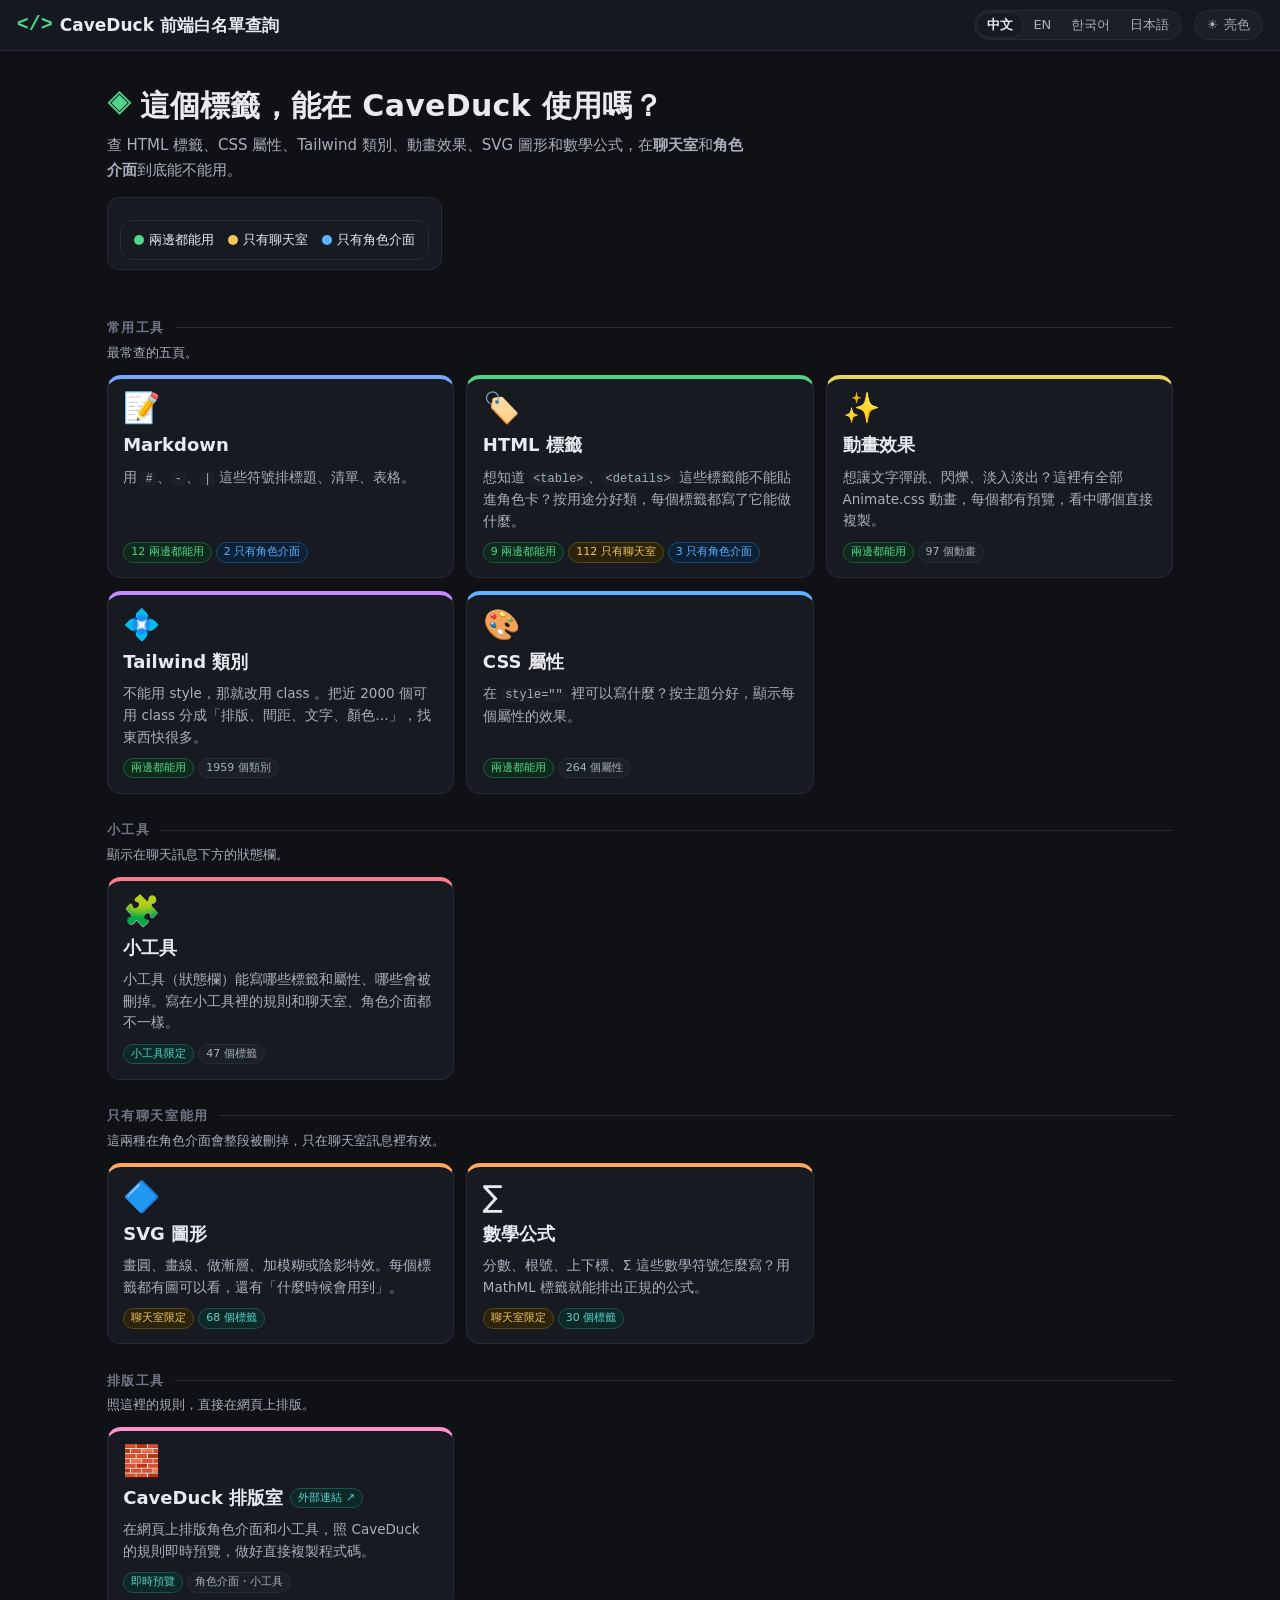
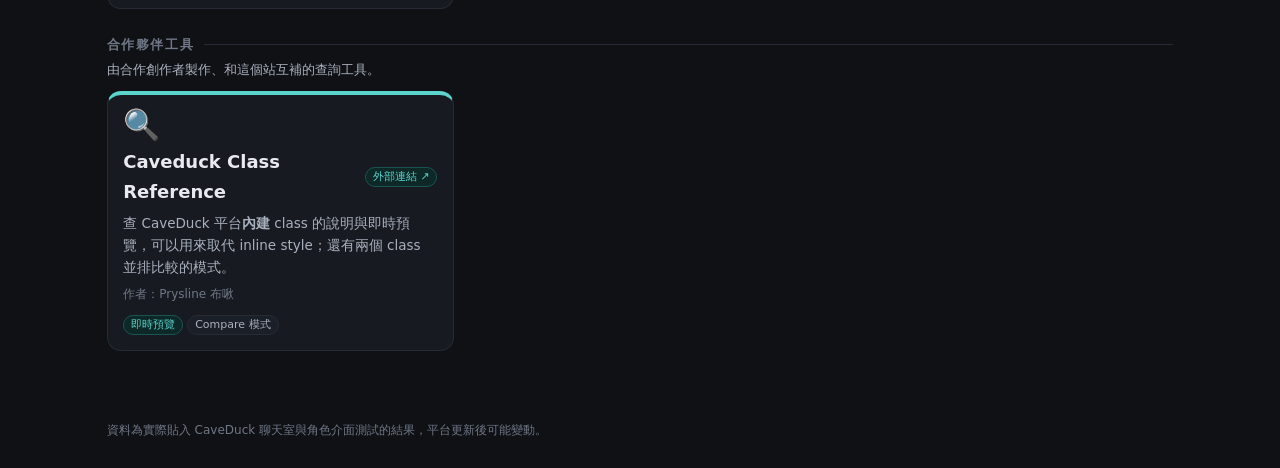
<file: index.html>
<!DOCTYPE html>
<html lang="zh-TW" data-theme="dark">
<head>
<meta charset="UTF-8"><meta name="viewport" content="width=device-width,initial-scale=1">
<title>CaveDuck 前端白名單查詢</title>
<link rel="stylesheet" href="assets/theme.css">
<script src="assets/i18n.js"></script>
<style>
.hero{padding:2.6rem 1.2rem 1.6rem;max-width:1100px;margin:0 auto}
.hero h1{font-size:30px;font-weight:800;letter-spacing:.01em;line-height:1.25;display:flex;align-items:center;gap:.6rem}
.hero h1 .ico{color:var(--ok);font-family:ui-monospace,monospace;font-size:24px}
.hero p{margin-top:.6rem;color:var(--text-2);font-size:15px;max-width:640px}
.hero .legend{margin-top:1rem;background:var(--card);border:1px solid var(--card-border);border-radius:12px;padding:.6rem .9rem;display:inline-flex;gap:1rem}
.hero .legend span{font-size:13px}
.wrap{max-width:1100px;margin:0 auto;padding:0 1.2rem 4rem}
.tier{margin-top:1.8rem}
.tier h2{font-size:13px;letter-spacing:.12em;text-transform:uppercase;color:var(--text-3);display:flex;align-items:center;gap:.7rem}
.tier h2::after{content:"";flex:1;height:1px;background:var(--card-border)}
.tier p{font-size:13px;color:var(--text-2);margin:.25rem 0 .8rem}
.cards{display:grid;grid-template-columns:repeat(3,1fr);gap:.9rem}
.tile{background:var(--card);border:1px solid var(--card-border);border-top:4px solid var(--c);border-radius:14px;padding:1.05rem 1.1rem;display:flex;flex-direction:column;gap:.5rem;transition:transform .18s,box-shadow .18s,border-color .18s}
.tile:hover{transform:translateY(-3px);box-shadow:var(--shadow);border-color:var(--card-hover);border-top-color:var(--c)}
.tile .ico{font-size:30px;line-height:1}
.tile h3{font-size:18px;font-weight:700;display:flex;align-items:center;gap:.5rem}
.tile h3 .ext{font-size:11px;font-weight:500;color:var(--info);background:var(--info-bg);border:1px solid var(--info-bd);border-radius:999px;padding:0 7px;white-space:nowrap}
.tile .d{font-size:13.5px;color:var(--text-2);line-height:1.6;flex:1}
.tile .d code{background:var(--bg-3);border-radius:4px;padding:0 4px;font-size:12px}
.tile .by{font-size:12px;color:var(--text-3)}
.tile .pills{margin-top:.2rem}
.tile.small{padding:.8rem .95rem;border-top-width:2px}
.tile.small .ico{font-size:22px;filter:grayscale(1);opacity:.75}
.tile.small h3{font-size:15px}
.tile.small .d{font-size:12.5px}
footer{max-width:1100px;margin:0 auto;padding:1rem 1.2rem 2rem;color:var(--text-3);font-size:12px}
@media (max-width:900px){.cards{grid-template-columns:repeat(2,1fr)}}
@media (max-width:560px){.cards{grid-template-columns:1fr}.hero h1{font-size:24px}.hero{padding-top:1.6rem}}
</style>
</head>
<body>
<header class="top">
  <h1><span class="ico" style="color:var(--ok);font-family:ui-monospace,monospace">&lt;/&gt;</span> CaveDuck 前端白名單查詢</h1>
  <button class="theme-btn" id="themeToggle" aria-label="切換主題"></button>
</header>

<div class="hero">
  <h1><span class="ico">◈</span> 這個標籤，能在 CaveDuck 使用嗎？</h1>
  <p>查 HTML 標籤、CSS 屬性、Tailwind 類別、動畫效果、SVG 圖形和數學公式，在<strong>聊天室</strong>和<strong>角色介面</strong>到底能不能用。</p>
  <div class="legend" id="legend"></div>
</div>

<div class="wrap">
  <div class="tier">
    <h2>常用工具</h2>
    <p>最常查的五頁。</p>
    <div class="cards">
      <a class="tile" href="markdown.html" style="--c:var(--accent-6)">
        <div class="ico">📝</div><h3>Markdown</h3>
        <div class="d">用 <code>#</code>、<code>-</code>、<code>|</code> 這些符號排標題、清單、表格。</div>
        <div class="pills"><span class="pill both" id="n-md-both">—</span><span class="pill creator" id="n-md-creator">—</span></div>
      </a>
      <a class="tile" href="html-tags.html" style="--c:var(--ok)">
        <div class="ico">🏷️</div><h3>HTML 標籤</h3>
        <div class="d">想知道 <code>&lt;table&gt;</code>、<code>&lt;details&gt;</code> 這些標籤能不能貼進角色卡？按用途分好類，每個標籤都寫了它能做什麼。</div>
        <div class="pills"><span class="pill both" id="n-tag-both">—</span><span class="pill chat" id="n-tag-chat">—</span><span class="pill creator" id="n-tag-creator">—</span></div>
      </a>
      <a class="tile" href="animate.html" style="--c:var(--accent-7)">
        <div class="ico">✨</div><h3>動畫效果</h3>
        <div class="d">想讓文字彈跳、閃爍、淡入淡出？這裡有全部 Animate.css 動畫，每個都有預覽，看中哪個直接複製。</div>
        <div class="pills"><span class="pill both">兩邊都能用</span><span class="pill muted" id="n-anim">— 個動畫</span></div>
      </a>
      <a class="tile" href="tailwind.html" style="--c:var(--accent-1)">
        <div class="ico">💠</div><h3>Tailwind 類別</h3>
        <div class="d">不能用 style，那就改用 class 。把近 2000 個可用 class 分成「排版、間距、文字、顏色…」，找東西快很多。</div>
        <div class="pills"><span class="pill both">兩邊都能用</span><span class="pill muted" id="n-tw">— 個類別</span></div>
      </a>
      <a class="tile" href="css-props.html" style="--c:var(--creator)">
        <div class="ico">🎨</div><h3>CSS 屬性</h3>
        <div class="d">在 <code>style=""</code> 裡可以寫什麼？按主題分好，顯示每個屬性的效果。</div>
        <div class="pills"><span class="pill both">兩邊都能用</span><span class="pill muted" id="n-css-both">—</span></div>
      </a>
    </div>
  </div>

  <div class="tier">
    <h2>小工具</h2>
    <p>顯示在聊天訊息下方的狀態欄。</p>
    <div class="cards">
      <a class="tile" href="widget.html" style="--c:var(--accent-5)">
        <div class="ico">🧩</div><h3>小工具</h3>
        <div class="d">小工具（狀態欄）能寫哪些標籤和屬性、哪些會被刪掉。寫在小工具裡的規則和聊天室、角色介面都不一樣。</div>
        <div class="pills"><span class="pill info">小工具限定</span><span class="pill muted">47 個標籤</span></div>
      </a>
    </div>
  </div>

  <div class="tier">
    <h2>只有聊天室能用</h2>
    <p>這兩種在角色介面會整段被刪掉，只在聊天室訊息裡有效。</p>
    <div class="cards">
      <a class="tile" href="svg.html" style="--c:var(--accent-3)">
        <div class="ico">🔷</div><h3>SVG 圖形</h3>
        <div class="d">畫圓、畫線、做漸層、加模糊或陰影特效。每個標籤都有圖可以看，還有「什麼時候會用到」。</div>
        <div class="pills"><span class="pill chat">聊天室限定</span><span class="pill info" id="n-svg">—</span></div>
      </a>
      <a class="tile" href="mathml.html" style="--c:var(--accent-3)">
        <div class="ico">∑</div><h3>數學公式</h3>
        <div class="d">分數、根號、上下標、Σ 這些數學符號怎麼寫？用 MathML 標籤就能排出正規的公式。</div>
        <div class="pills"><span class="pill chat">聊天室限定</span><span class="pill info" id="n-math">—</span></div>
      </a>
    </div>
  </div>

  <div class="tier">
    <h2>排版工具</h2>
    <p>照這裡的規則，直接在網頁上排版。</p>
    <div class="cards">
      <a class="tile" href="https://saltenfish.github.io/Cvdk_layout_studio/" data-carry target="_blank" rel="noopener" style="--c:var(--accent-8)">
        <div class="ico">🧱</div><h3><span>CaveDuck 排版室</span> <span class="ext">外部連結 ↗</span></h3>
        <div class="d">在網頁上排版角色介面和小工具，照 CaveDuck 的規則即時預覽，做好直接複製程式碼。</div>
        <div class="pills"><span class="pill info">即時預覽</span><span class="pill muted">角色介面・小工具</span></div>
      </a>
    </div>
  </div>

  <div class="tier">
    <h2>合作夥伴工具</h2>
    <p>由合作創作者製作、和這個站互補的查詢工具。</p>
    <div class="cards">
      <a class="tile" href="https://prysline.github.io/caveduck-class-reference/" target="_blank" rel="noopener" style="--c:var(--info)">
        <div class="ico">🔍</div><h3>Caveduck Class Reference <span class="ext">外部連結 ↗</span></h3>
        <div class="d">查 CaveDuck 平台<strong>內建</strong> class 的說明與即時預覽，可以用來取代 inline style；還有兩個 class 並排比較的模式。</div>
        <div class="by">作者：Prysline 布啾</div>
        <div class="pills"><span class="pill info">即時預覽</span><span class="pill muted">Compare 模式</span></div>
      </a>
    </div>
  </div>

</div>
<footer>資料為實際貼入 CaveDuck 聊天室與角色介面測試的結果，平台更新後可能變動。</footer>

<script src="data/markdown.js"></script>
<script src="data/animate.js"></script>
<script src="data/html-tags.js"></script>
<script src="data/tailwind.js"></script>
<script src="data/tailwind-hover.js"></script>
<script src="data/tailwind-variants.js"></script>
<script src="data/css-props.js"></script>
<script src="data/svg.js"></script>
<script src="data/mathml.js"></script>
<script src="assets/app.js"></script>
<script>
CD.initTheme();
document.getElementById('legend').innerHTML = CD.legend(['both','chat','creator']);
function put(id, txt){ var e=document.getElementById(id); if(e) e.textContent=txt; }
function cnt(items, st){ return items.filter(function(i){return i.status===st;}).length; }
CD.loadJSON('data/markdown.json',true).then(function(d){ put('n-md-both', cnt(d.items,'both')+_t(' 兩邊都能用')); put('n-md-creator', cnt(d.items,'creator')+_t(' 只有角色介面')); }).catch(function(){});
CD.loadJSON('data/animate.json',true).then(function(d){ var n=0; d.categories.forEach(function(c){n+=c.items.length;}); put('n-anim', n+_t(' 個動畫')); }).catch(function(){});
CD.loadJSON('data/html-tags.json',true).then(function(d){ put('n-tag-both', cnt(d.items,'both')+_t(' 兩邊都能用')); put('n-tag-chat', cnt(d.items,'chat')+_t(' 只有聊天室')); put('n-tag-creator', cnt(d.items,'creator')+_t(' 只有角色介面')); }).catch(function(){});
Promise.all([CD.loadJSON('data/tailwind.json',true),CD.loadJSON('data/tailwind-hover.json',true).catch(function(){return {items:[]};}),CD.loadJSON('data/tailwind-variants.json',true).catch(function(){return {variants:{}};})]).then(function(r){ var v=0; ['sm','md','lg','xl','max-lg','max-md','max-sm','light','dark','group-hover','active','first-letter'].forEach(function(k){ v+=((r[2].variants||{})[k]||[]).length; }); put('n-tw', (r[0].items.length+r[1].items.length+v)+_t(' 個類別')); }).catch(function(){});
CD.loadJSON('data/css-props.json',true).then(function(d){ put('n-css-both', cnt(d.items,'both')+_t(' 個屬性')); }).catch(function(){});
CD.loadJSON('data/svg.json',true).then(function(d){ put('n-svg', d.items.filter(function(i){return i.status!=='deny';}).length+_t(' 個標籤')); }).catch(function(){});
CD.loadJSON('data/mathml.json',true).then(function(d){ put('n-math', d.items.filter(function(i){return i.status!=='deny';}).length+_t(' 個標籤')); }).catch(function(){});
</script>
</body>
</html>
</file>
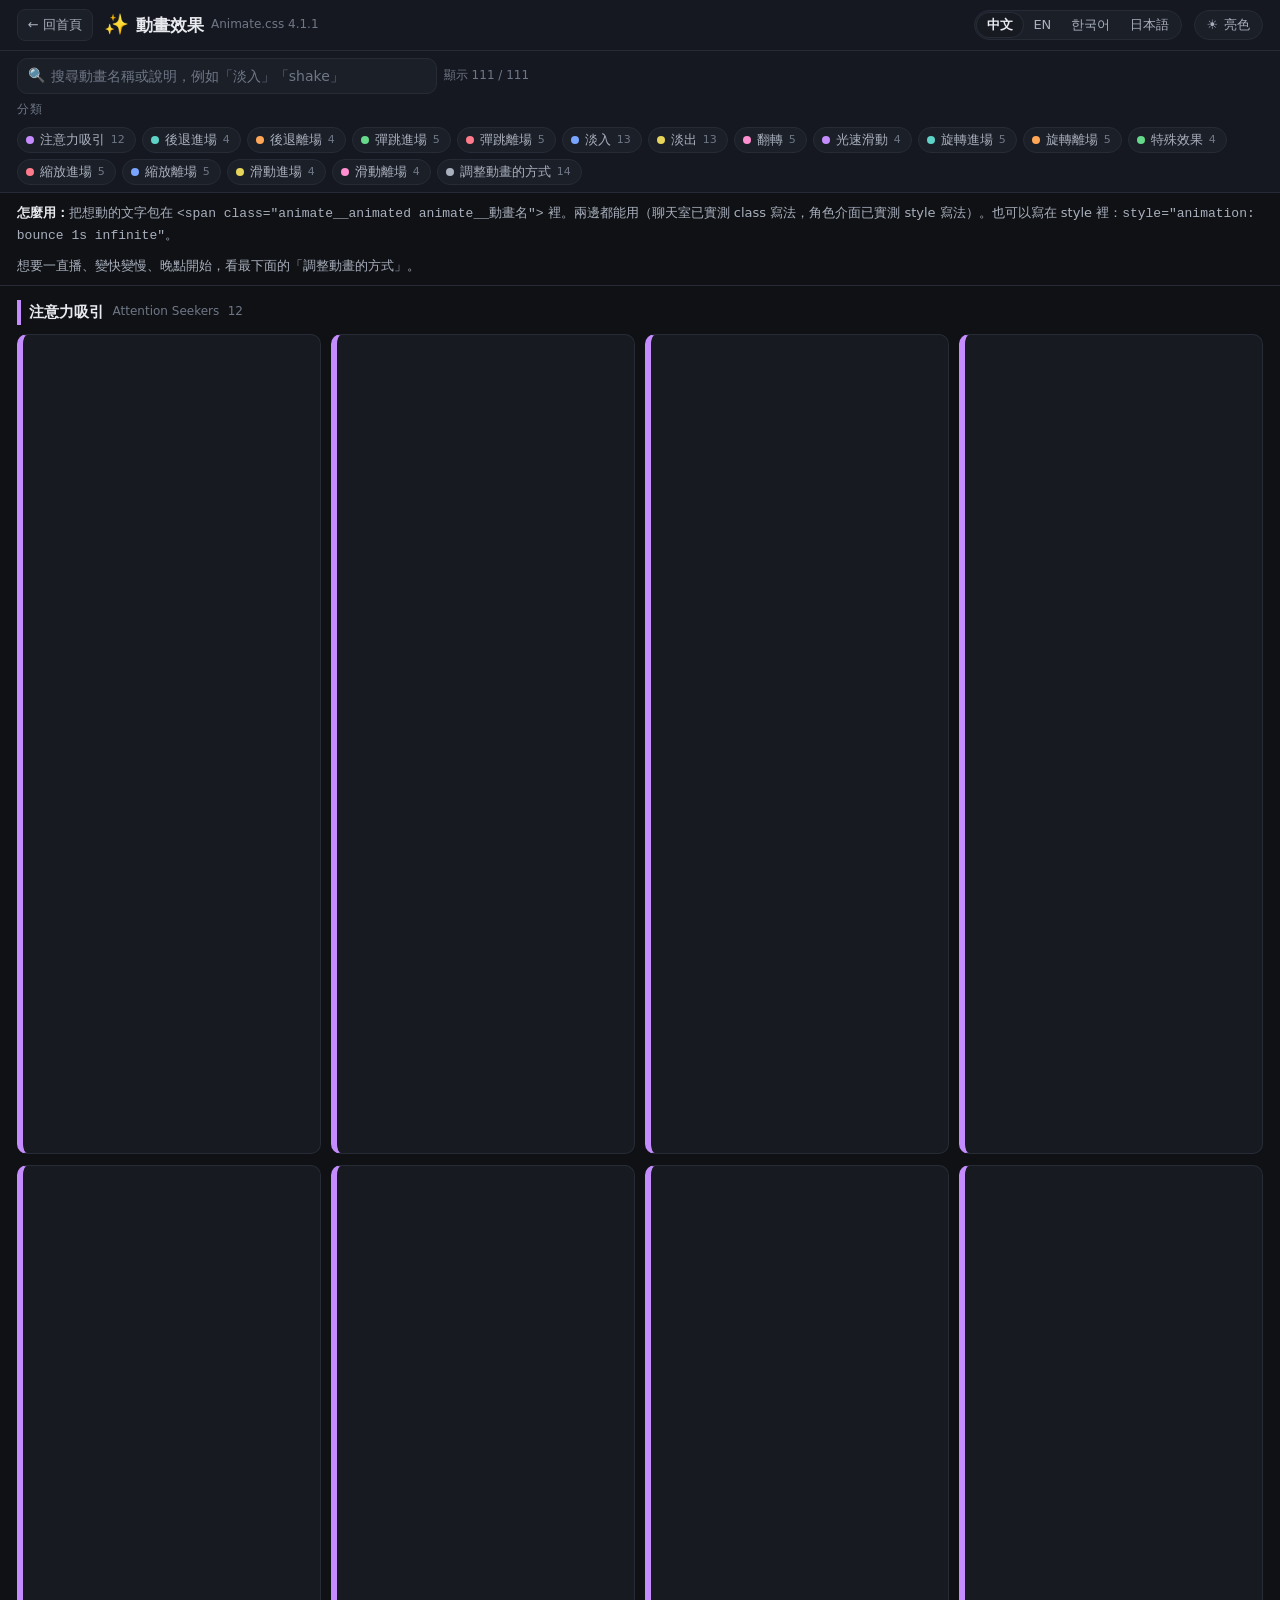
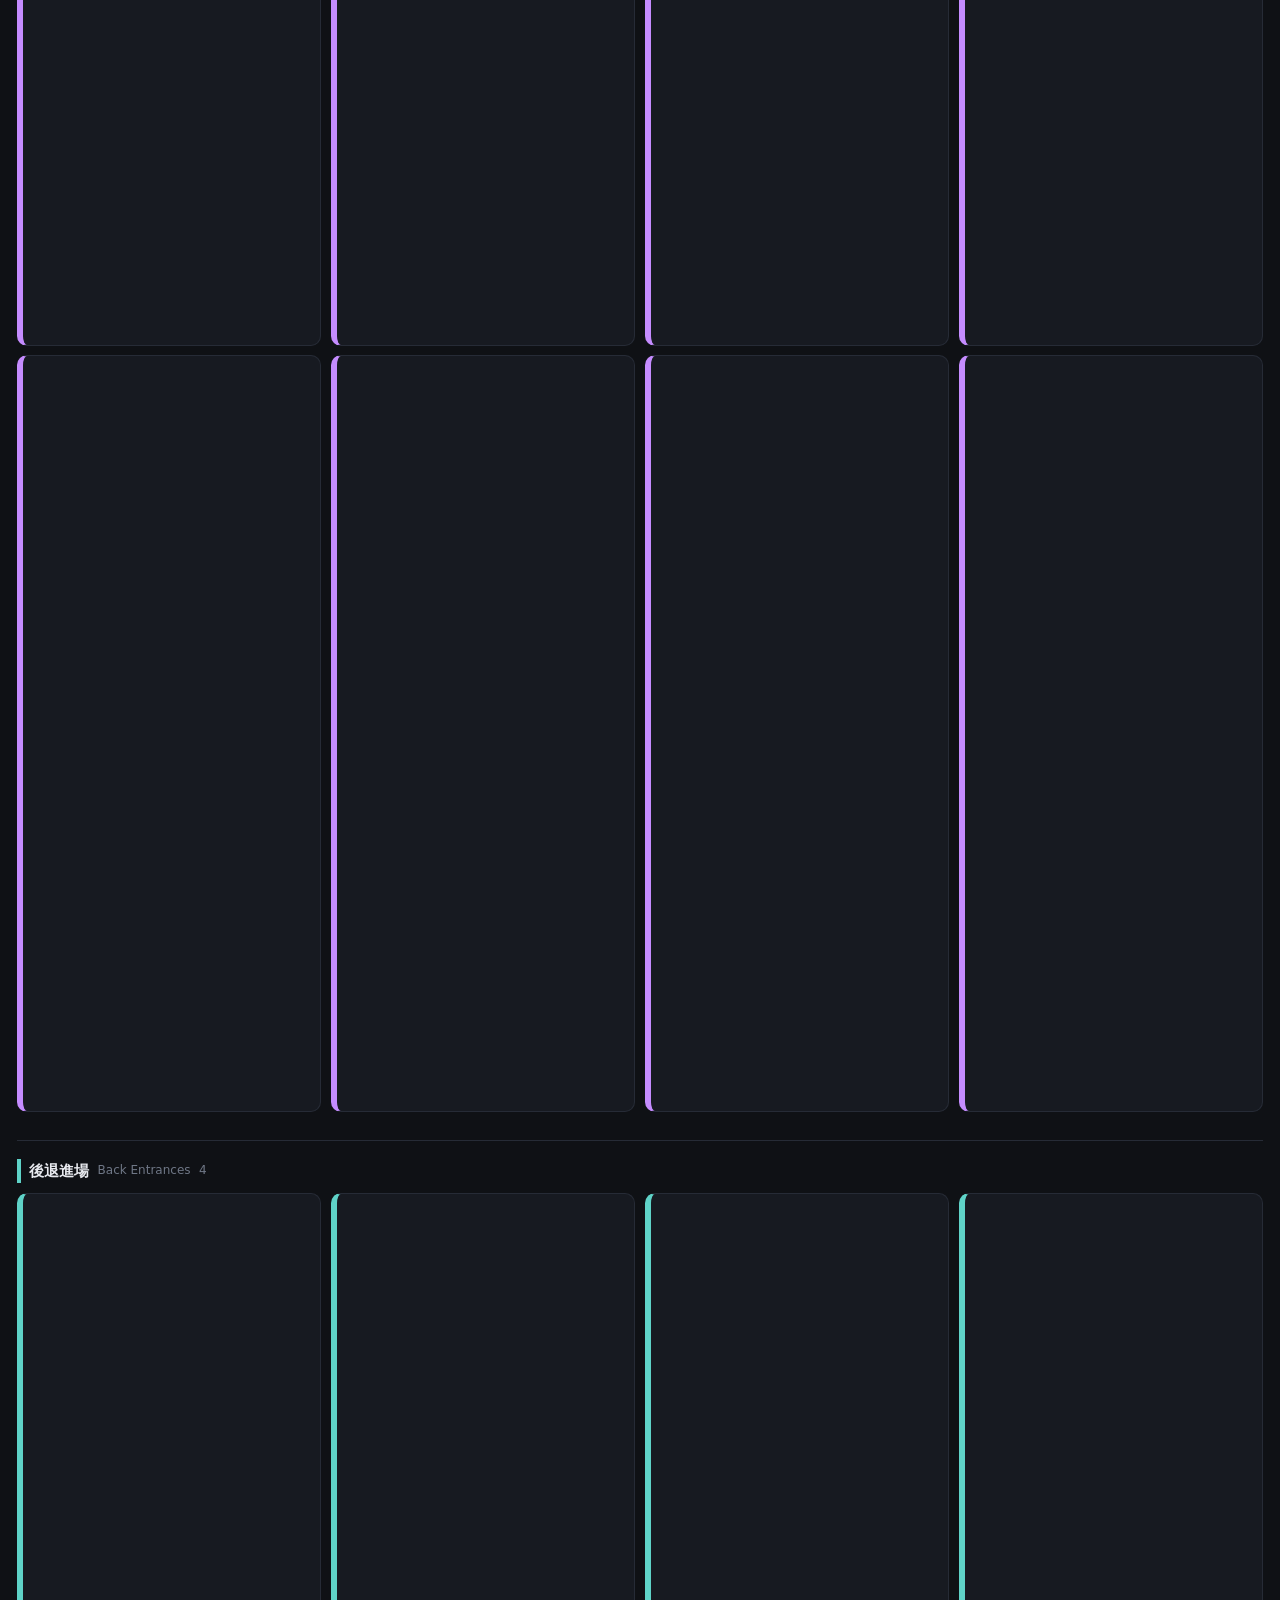
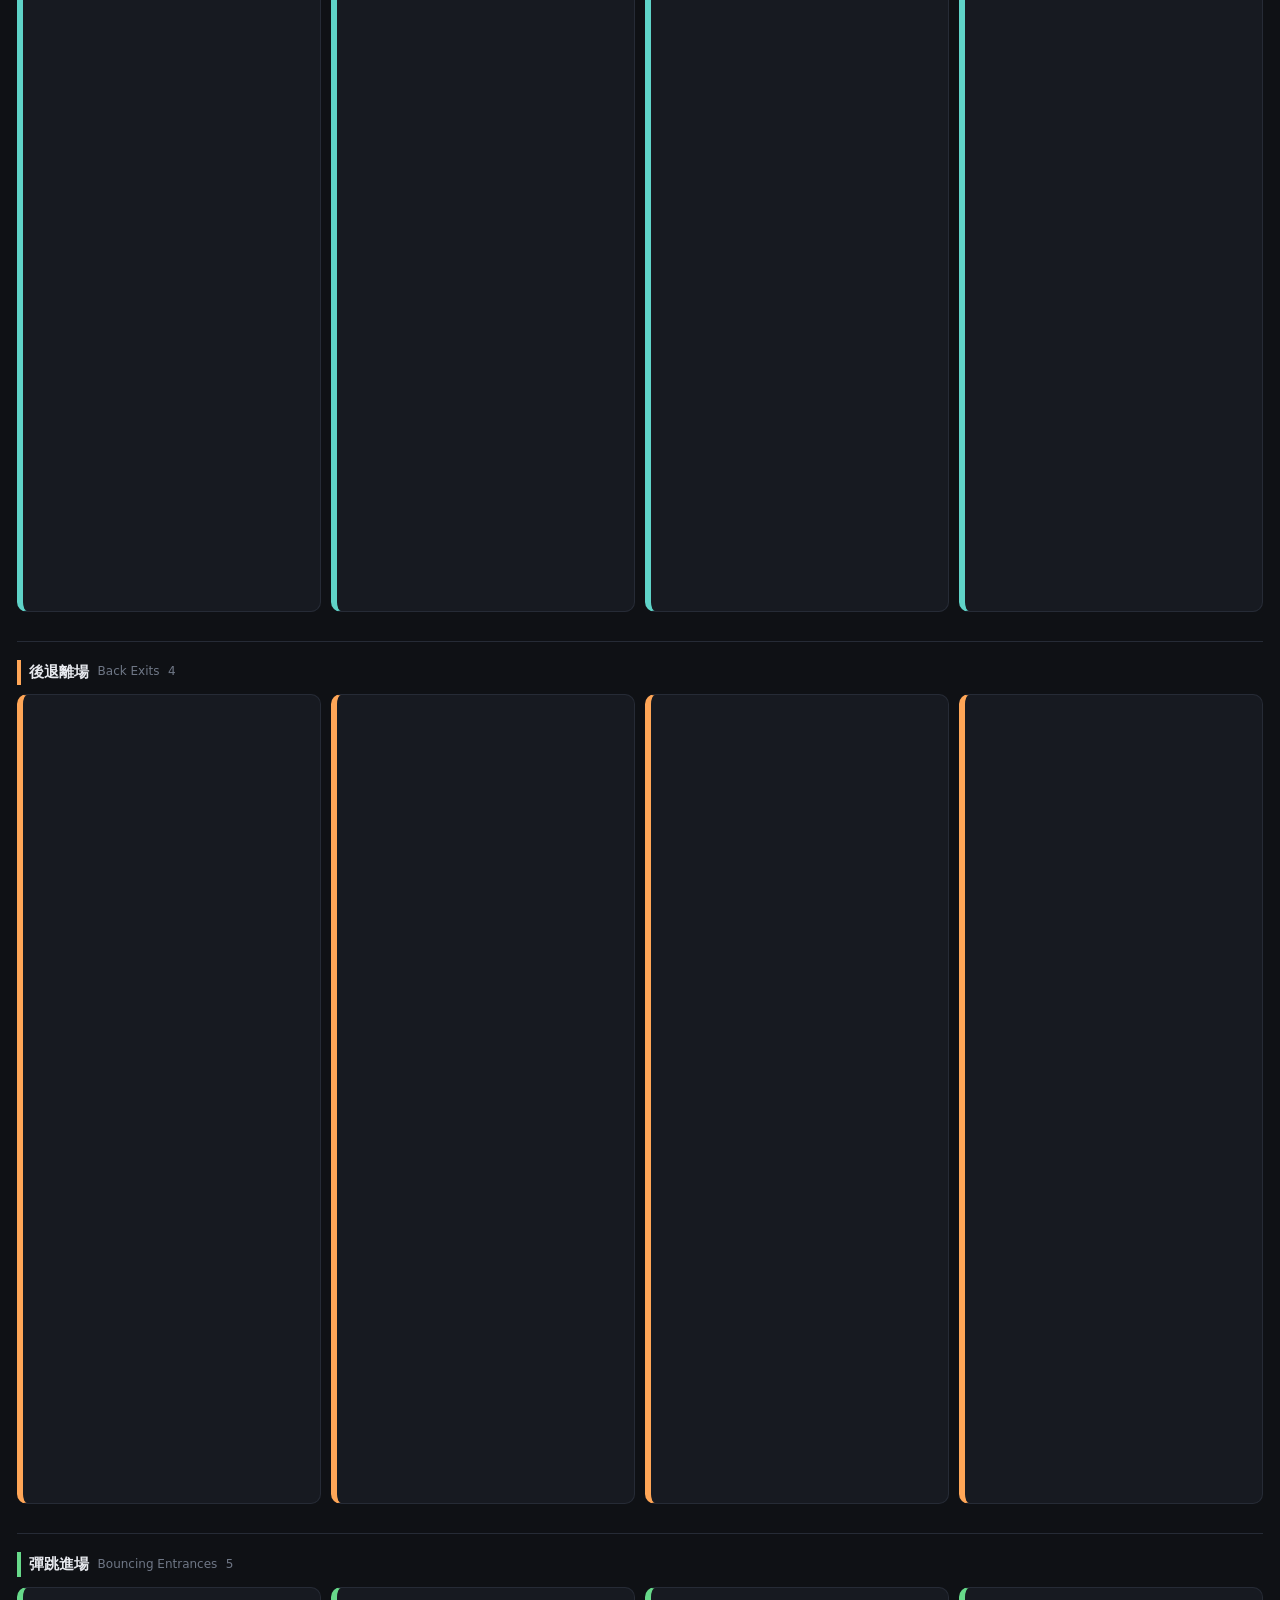
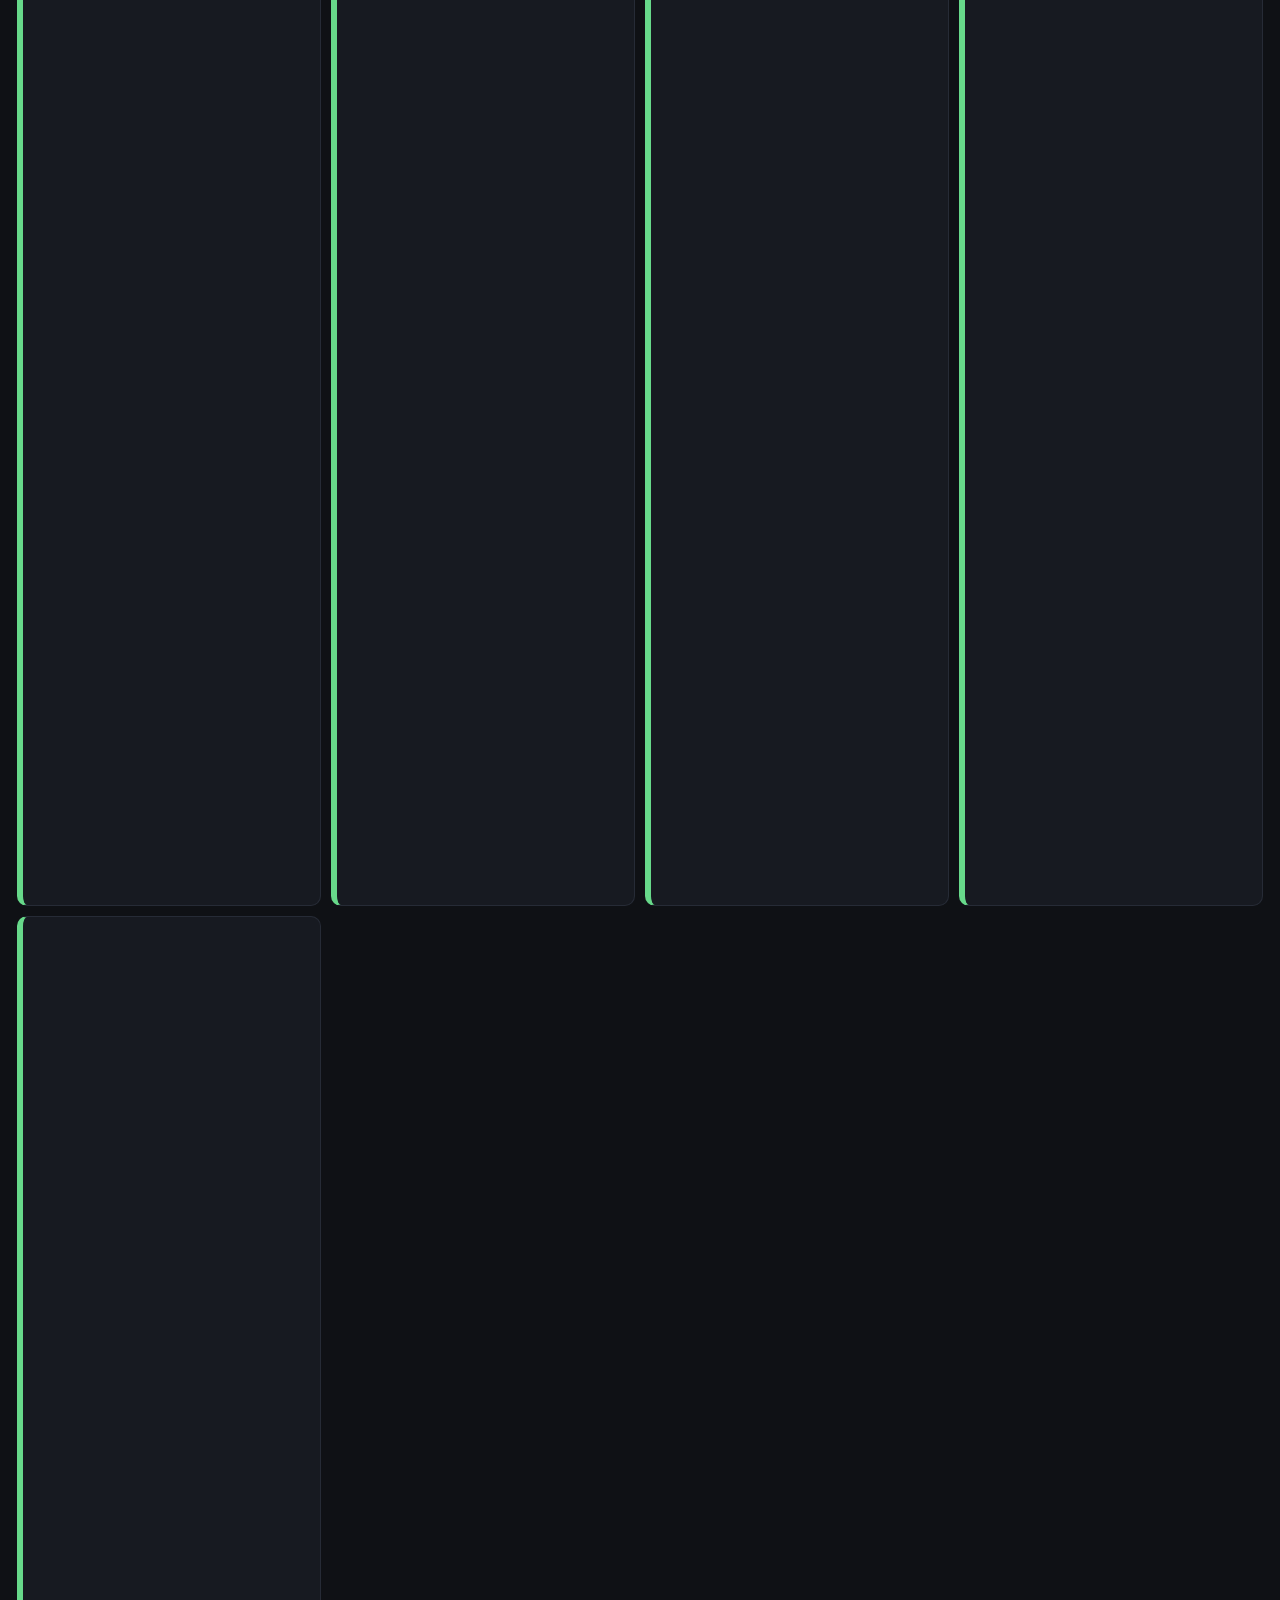
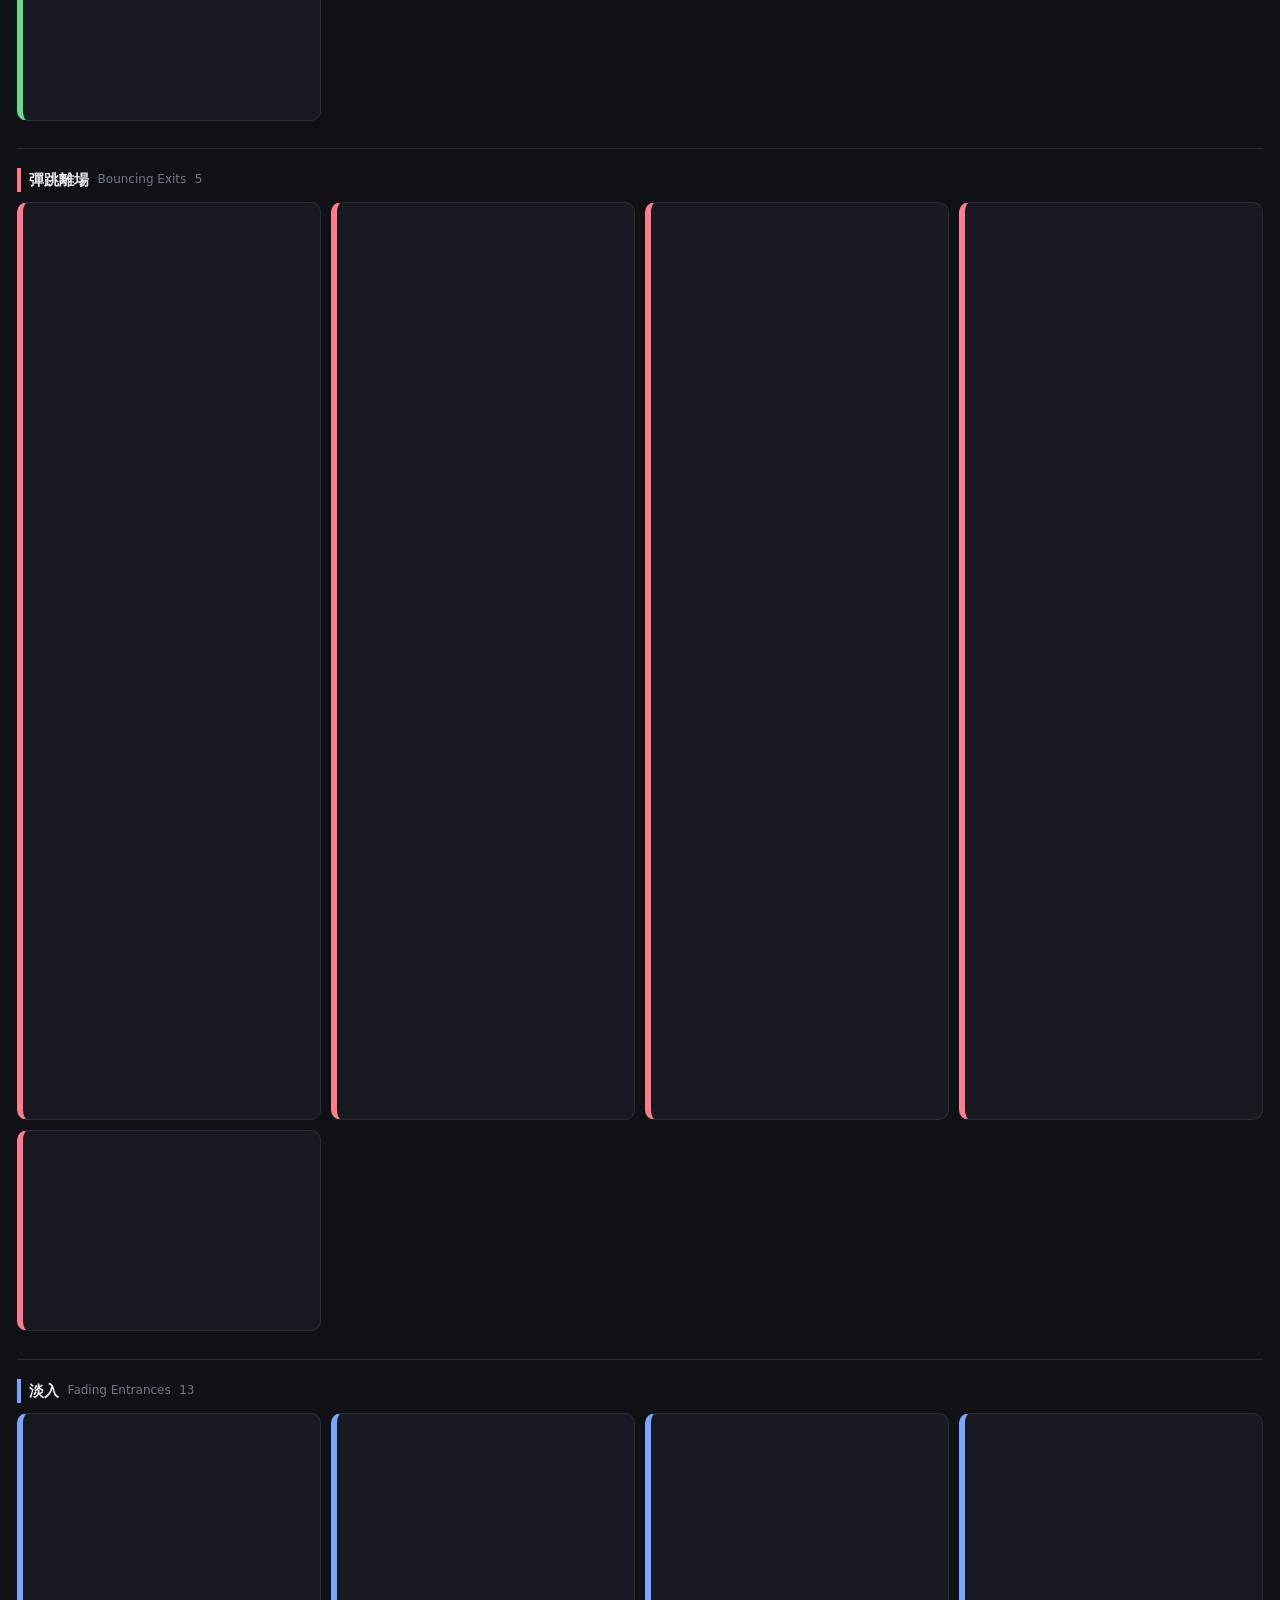
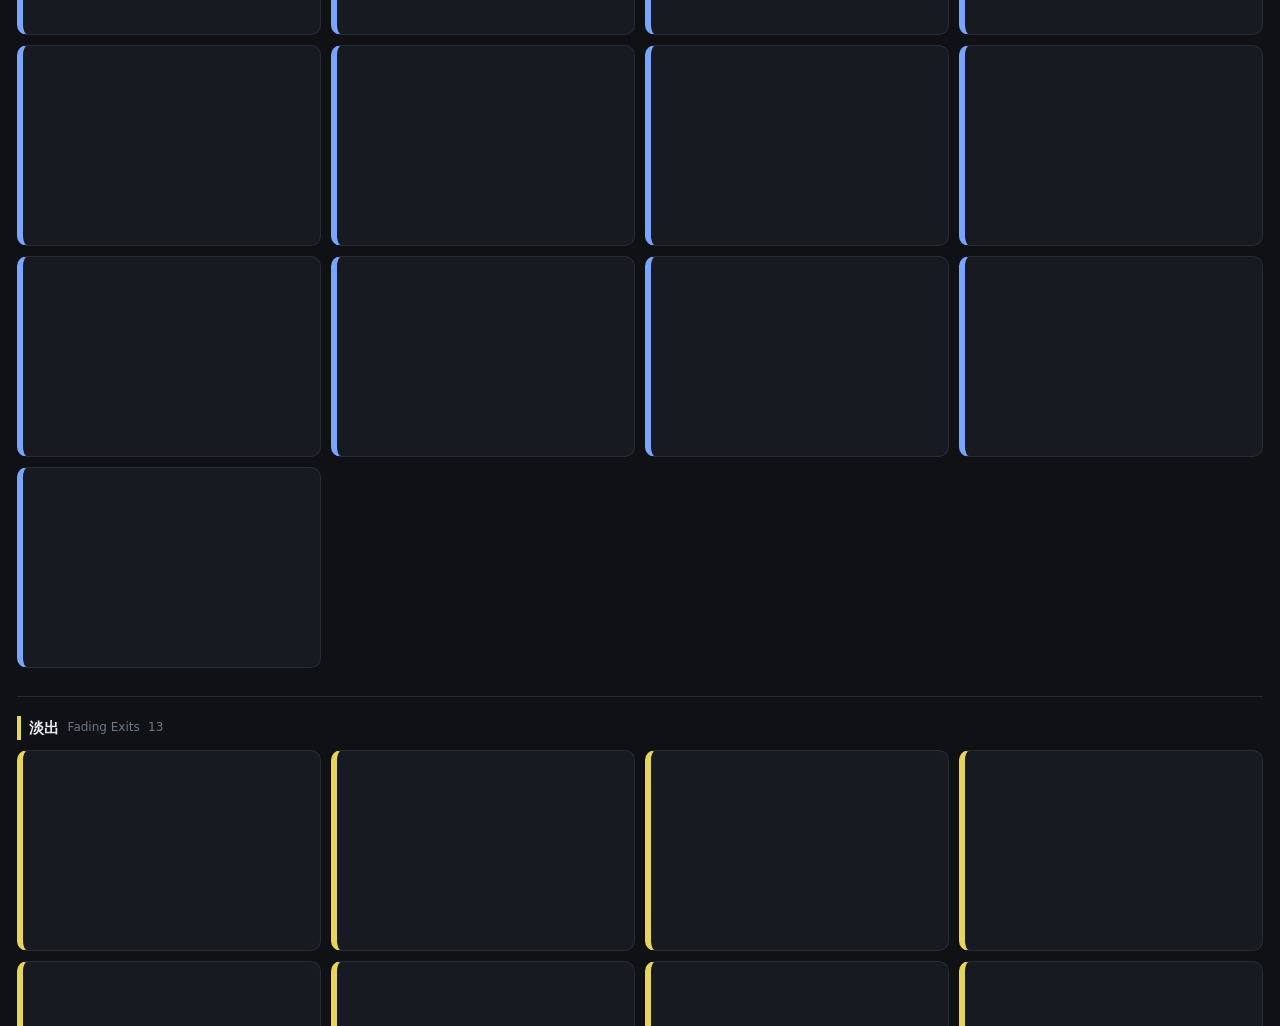
<file: animate.html>
<!DOCTYPE html>
<html lang="zh-TW" data-theme="dark">
<head>
<meta charset="UTF-8"><meta name="viewport" content="width=device-width,initial-scale=1">
<title>動畫效果 — CaveDuck 白名單</title>
<link rel="stylesheet" href="https://cdnjs.cloudflare.com/ajax/libs/animate.css/4.1.1/animate.min.css">
<link rel="stylesheet" href="assets/theme.css">
<script src="assets/i18n.js"></script>
<style>
.preview.anim{min-height:58px;display:flex;align-items:center;justify-content:center;overflow:hidden;position:relative}
.preview.anim span{display:inline-block;font-weight:800;font-size:15px;letter-spacing:1px;color:var(--c)}
.util .card .name{font-size:13.5px}
.subcat{margin-bottom:1rem}
.subcat h3{font-size:13px;color:var(--text-2);margin:.4rem 0 .5rem}
</style>
</head>
<body>
<header class="top">
  <a class="back" href="index.html">← 回首頁</a>
  <h1><span class="ico">✨</span> 動畫效果 <span class="sub" style="font-size:12px;font-weight:400;color:var(--text-3)">Animate.css 4.1.1</span></h1>
  <button class="theme-btn" id="themeToggle" aria-label="切換主題"></button>
</header>
<div class="tools">
  <div class="row">
    <label class="search">🔍 <input id="q" type="search" placeholder="搜尋動畫名稱或說明，例如「淡入」「shake」"></label>
    <span class="count" id="count"></span>
  </div>
  <div class="row"><span class="lbl">分類</span><div class="catnav" id="catnav"></div></div>
</div>
<div class="note">
  <span><strong>怎麼用：</strong>把想動的文字包在 <code>&lt;span class="animate__animated animate__動畫名"&gt;</code> 裡。兩邊都能用（聊天室已實測 class 寫法，角色介面已實測 style 寫法）。也可以寫在 style 裡：<code>style="animation: bounce 1s infinite"</code>。</span>
  <span>想要一直播、變快變慢、晚點開始，看最下面的「調整動畫的方式」。</span>
</div>
<main class="main" id="main"><div class="empty">載入中…</div></main>

<script src="data/animate.js"></script>
<script src="assets/app.js"></script>
<script>
CD.initTheme();
CD.loadJSON('data/animate.json').then(function (d) {
  var html = '', sections = [];
  d.categories.forEach(function (c) {
    sections.push({ id: c.id, name: c.name, count: c.items.length, accent: c.accent });
    html += '<section class="cat" id="cat-' + c.id + '" style="--c:var(--accent-' + c.accent + ');--cbg:var(--accent-' + c.accent + '-bg)"><h2>' + CD.esc(c.name) + ' <span class="sub">' + CD.esc(c.en) + '</span><span class="n">' + c.items.length + '</span></h2><div class="grid">';
    c.items.forEach(function (it) {
      var full = 'animate__animated animate__' + it.cls + (it.extra ? ' ' + it.extra : '');
      var code = '<span class="animate__animated animate__' + it.cls + '">' + it.sample + '</span>';
      html += '<div class="card bycat" data-status="both" data-search="' + CD.esc(it.cls + ' ' + it.name + ' ' + it.desc) + '">'
        + '<div class="head"><div class="name">' + CD.esc(it.cls) + '<span class="zh">' + CD.esc(it.name) + '</span></div></div>'
        + '<div class="desc">' + CD.esc(it.desc) + '</div>'
        + '<div class="preview anim tinted"><span class="' + full + '">' + CD.esc(it.sample) + '</span></div>'
        + CD.codeBlock(code, { word: 'animate__' + it.cls }) + '</div>';
    });
    html += '</div></section>';
  });
  // 工具類別
  sections.push({ id: 'util', name: _t('調整動畫的方式'), count: d.utilities.reduce(function (n, g) { return n + g.items.length; }, 0), color: 'var(--text-2)' });
  html += _t('<section class="cat util" id="cat-util" style="--c:var(--text-2)"><h2>調整動畫的方式 <span class="sub">和動畫名稱一起加上去就有效</span></h2>');
  d.utilities.forEach(function (g) {
    html += '<div class="subcat"><h3>' + CD.esc(g.group) + '</h3><div class="grid">';
    g.items.forEach(function (u) {
      html += '<div class="card bycat" data-status="both" data-search="' + CD.esc(u.cls + ' ' + u.name + ' ' + u.desc) + '">'
        + '<div class="head"><div class="name">' + CD.esc(u.cls) + '<span class="zh">' + CD.esc(u.name) + '</span></div></div>'
        + '<div class="desc">' + CD.esc(u.desc) + '</div>' + CD.codeBlock(u.cls === 'animate__animated' ? _t('<span class="animate__animated animate__bounce">文字</span>') : '<span class="animate__animated animate__bounce ' + u.cls + _t('">文字</span>'), { word: u.cls }) + '</div>';
    });
    html += '</div></div>';
  });
  html += _t('</section><div class="empty hidden" id="emptyMsg">沒有符合的項目</div>');
  document.getElementById('main').innerHTML = html;
  CD.buildCatNav(document.getElementById('catnav'), sections);
  CD.bindSearch(document.getElementById('q'));
  CD.apply();
});
</script>
</body>
</html>
</file>
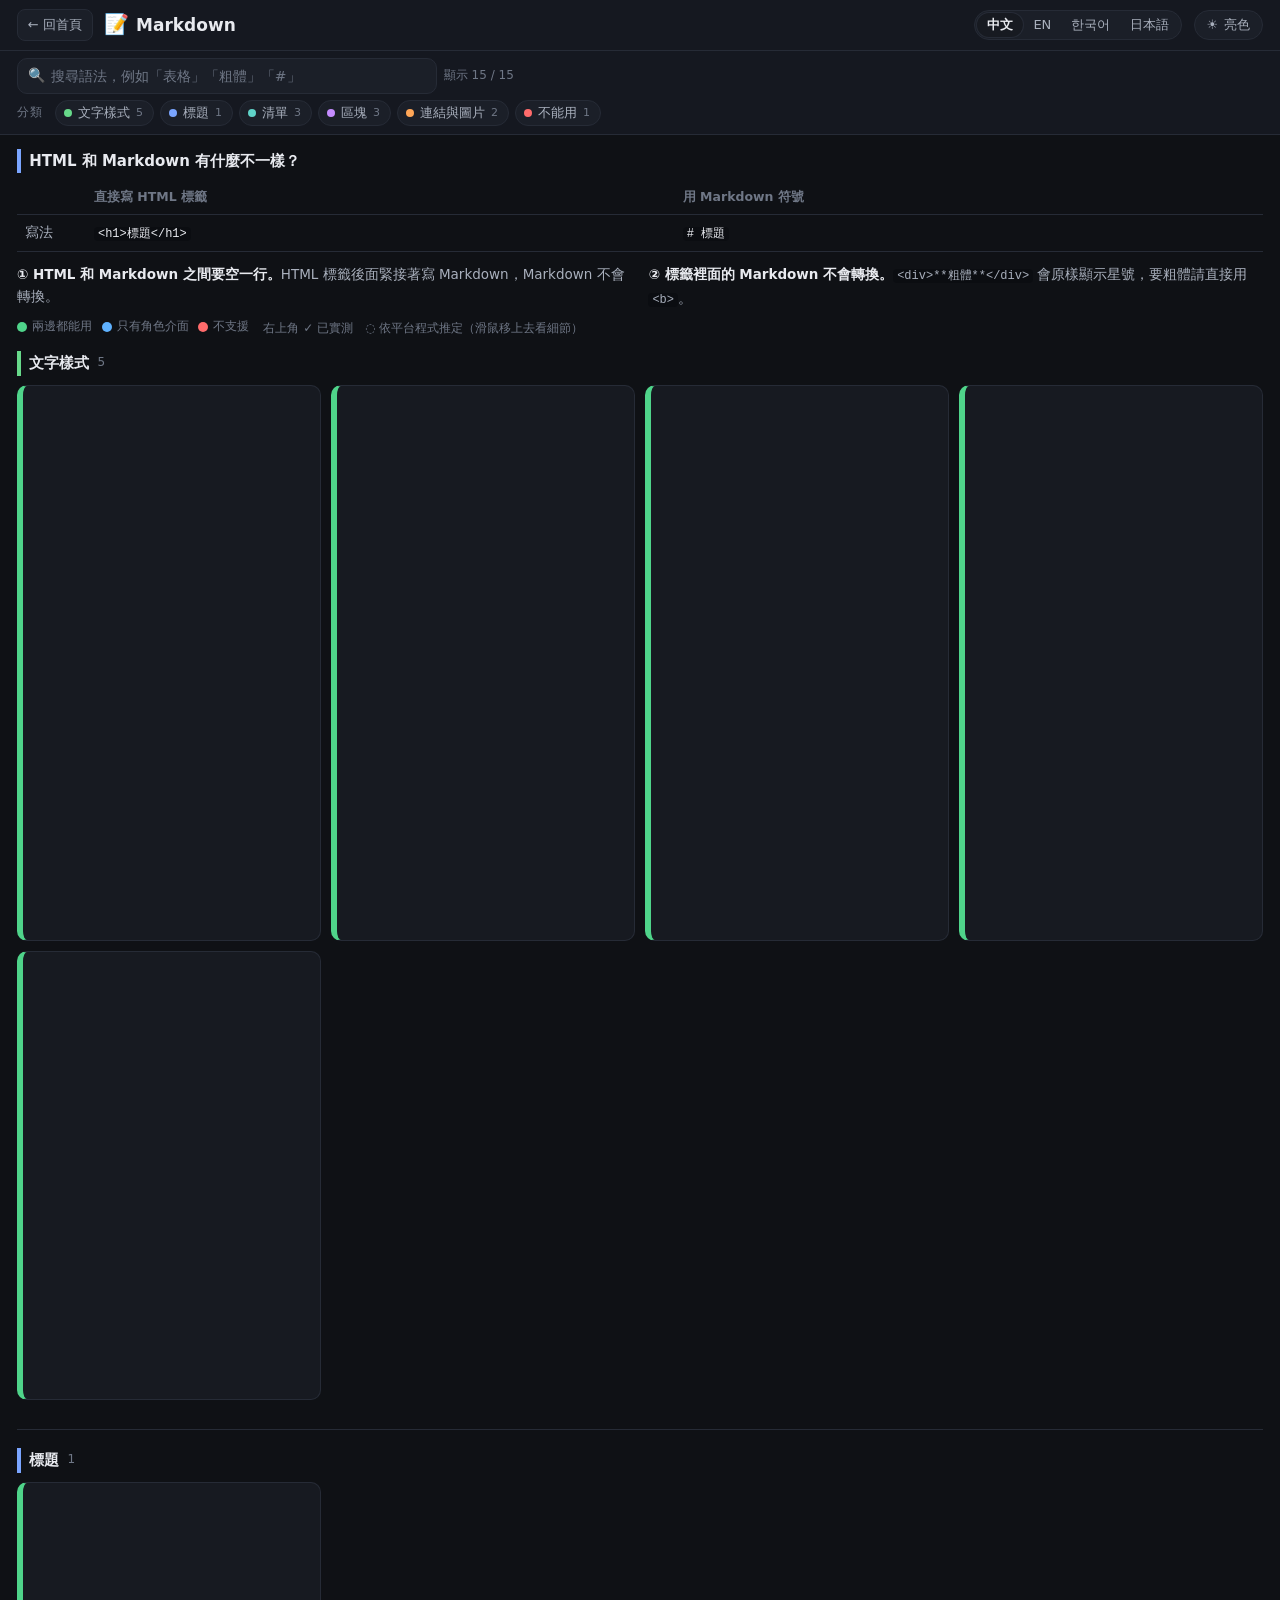
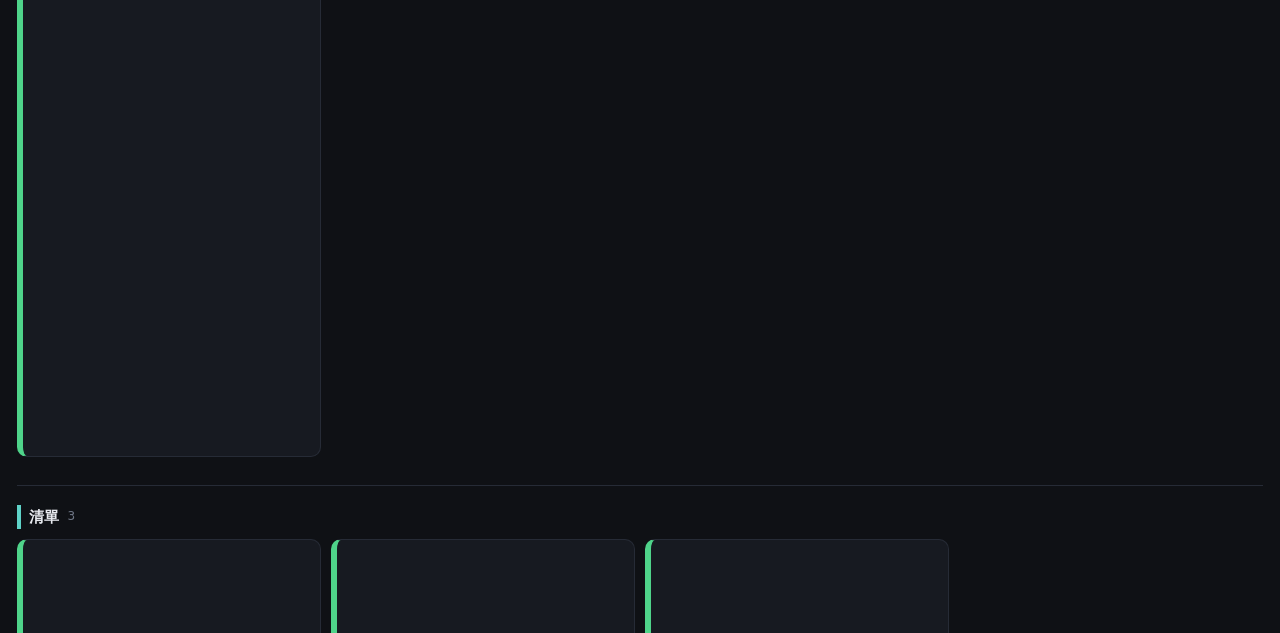
<file: markdown.html>
<!DOCTYPE html>
<html lang="zh-TW" data-theme="dark">
<head>
<meta charset="UTF-8"><meta name="viewport" content="width=device-width,initial-scale=1">
<title>Markdown — CaveDuck 白名單</title>
<link rel="stylesheet" href="assets/theme.css">
<script src="assets/i18n.js"></script>
<style>
/* 最上方：HTML 與 Markdown 的差異（非卡片） */
.intro{max-width:1500px;margin:0 auto;padding:1rem 1.2rem .4rem}
.intro h2{font-size:15px;margin-bottom:.5rem;padding-left:.6rem;border-left:4px solid var(--accent-6)}
.cmp{width:100%;border-collapse:collapse;font-size:13.5px;margin-bottom:.8rem;table-layout:fixed}
.cmp th,.cmp td{overflow-wrap:anywhere}
.cmp th:first-child,.cmp td:first-child{width:5.5em}
.cmp th,.cmp td{border-bottom:1px solid var(--card-border);padding:.45rem .6rem;text-align:left;vertical-align:top}
.cmp thead th{color:var(--text-3);font-weight:600;font-size:12.5px}
.cmp td:first-child{color:var(--text-2)}
.cmp .y{color:var(--ok);font-weight:700}.cmp .n{color:var(--no);font-weight:700}
.cmp code,.rules code{font-family:ui-monospace,monospace;font-size:12px;background:var(--code-bg);border-radius:4px;padding:0 4px}
.rules{display:grid;grid-template-columns:1fr 1fr;gap:.4rem 1.2rem;font-size:13.5px;color:var(--text-2);padding-bottom:.4rem}
.rules b{color:var(--text)}
@media (max-width:700px){.rules{grid-template-columns:1fr}.cmp{font-size:12.5px}}

/* 卡片 */
.card.md{}
.card.md:target{box-shadow:0 0 0 2px var(--accent-6)}
.card.md .name{font-family:inherit}
.vf{flex:none;font-size:12px;width:18px;height:18px;border-radius:50%;display:grid;place-items:center;cursor:help;border:1px solid var(--card-border)}
.vf.yes{color:var(--ok);border-color:var(--ok-bd)}.vf.part{color:var(--ok);border-style:dashed}.vf.no{color:var(--text-3);border-style:dashed}
.card.md .code{color:var(--text);font-size:12.5px;max-height:5.2em;white-space:pre-wrap}
.mdprev{background:var(--bg-3);border:1px dashed var(--card-border);border-radius:8px;padding:.5rem .65rem;font-size:14px;line-height:1.5;overflow:auto;max-height:9em;color:var(--text-3)}
.mdprev h1{font-size:1.45em;margin:.1em 0 .3em}.mdprev h2{font-size:1.2em;margin:.1em 0 .3em}.mdprev h3{font-size:1.05em;margin:.1em 0}
.mdprev ul,.mdprev ol{padding-left:1.4em;margin:0}.mdprev ul.hl,.mdprev ol.hl{padding-left:1.6em}
.mdprev table{border-collapse:collapse}.mdprev th,.mdprev td{border:1px solid currentColor;padding:1px 10px}
.mdprev pre{margin:0;padding:.3em .5em;font-family:ui-monospace,monospace}
.mdprev code{font-family:ui-monospace,monospace}
.mdprev .img-demo{display:inline-block;padding:.4em .9em}
.mdprev .br{font-size:.85em;padding:0 3px;margin-left:2px}
</style>
</head>
<body>
<header class="top">
  <a class="back" href="index.html">← 回首頁</a>
  <h1><span class="ico">📝</span> Markdown</h1>
  <button class="theme-btn" id="themeToggle" aria-label="切換主題"></button>
</header>
<div class="tools">
  <div class="row">
    <label class="search">🔍 <input id="q" type="search" placeholder="搜尋語法，例如「表格」「粗體」「#」"></label>
    <span class="count" id="count"></span>
  </div>
  <div class="row"><span class="lbl">分類</span><div class="catnav" id="catnav"></div></div>
</div>

<div class="intro">
  <h2>HTML 和 Markdown 有什麼不一樣？</h2>
  <table class="cmp">
    <thead><tr><th></th><th>直接寫 HTML 標籤</th><th>用 Markdown 符號</th></tr></thead>
    <tbody>
      <tr><td>寫法</td><td><code>&lt;h1&gt;標題&lt;/h1&gt;</code></td><td><code># 標題</code></td></tr>
    </tbody>
  </table>
  <div class="rules">
    <div><b>① HTML 和 Markdown 之間要空一行。</b>HTML 標籤後面緊接著寫 Markdown，Markdown 不會轉換。</div>
    <div><b>② 標籤裡面的 Markdown 不會轉換。</b><code>&lt;div&gt;**粗體**&lt;/div&gt;</code> 會原樣顯示星號，要粗體請直接用 <code>&lt;b&gt;</code>。</div>
  </div>
  <div class="count" id="legend" style="white-space:normal;line-height:1.8"></div>
</div>

<main class="main" id="main" style="padding-top:.4rem"><div class="empty">載入中…</div></main>

<script src="data/markdown.js"></script>
<script src="assets/app.js"></script>
<script>
CD.initTheme();
document.getElementById('legend').innerHTML = CD.legend(['both', 'creator', 'none']) + _t('<span style="margin-left:1rem;white-space:normal">右上角 ✓ 已實測　◌ 依平台程式推定（滑鼠移上去看細節）</span>');
CD.loadJSON('data/markdown.json').then(function (d) {
  var html = '', sections = [];
  d.groups.forEach(function (g) {
    var list = d.items.filter(function (i) { return i.group === g.id; });
    if (!list.length) return;
    var isNone = g.id === 'none';
    var c = isNone ? 'var(--no)' : 'var(--accent-' + g.accent + ')';
    sections.push({ id: g.id, name: g.name, count: list.length, accent: isNone ? 0 : g.accent, color: isNone ? 'var(--no)' : null });
    html += '<section class="cat" id="cat-' + g.id + '" style="--c:' + c + '"><h2>' + CD.esc(g.name) + '<span class="n">' + list.length + '</span></h2><div class="grid">';
    list.forEach(function (it) {
      var vf = it.verified === 'yes' ? '✓' : it.verified === 'part' ? '✓' : '◌';
      html += '<div class="card md" id="md-' + it.id + '" data-status="' + it.status + '" data-search="' + CD.esc(it.name + ' ' + it.desc + ' ' + it.src) + '">'
        + '<div class="head"><div class="name">' + CD.esc(it.name) + '</div>' + CD.statusBadge(it.status) + '<span class="vf ' + it.verified + '" title="' + CD.esc(it.note) + '">' + vf + '</span></div>'
        + '<div class="desc">' + CD.esc(it.desc) + '</div>'
        + CD.codeBlock(it.src, { any: it.key })
        + '<div class="mdprev">' + it.html + '</div>'
        + '</div>';
    });
    html += '</div></section>';
  });
  html += _t('<div class="empty hidden" id="emptyMsg">沒有符合的項目</div>');
  document.getElementById('main').innerHTML = html;
  CD.buildCatNav(document.getElementById('catnav'), sections);
  CD.bindSearch(document.getElementById('q'));
  CD.apply();
  if (location.hash) { var t = document.querySelector(location.hash); if (t) setTimeout(function () { t.scrollIntoView({ block: 'start' }); }, 50); }
});
</script>
</body>
</html>
</file>
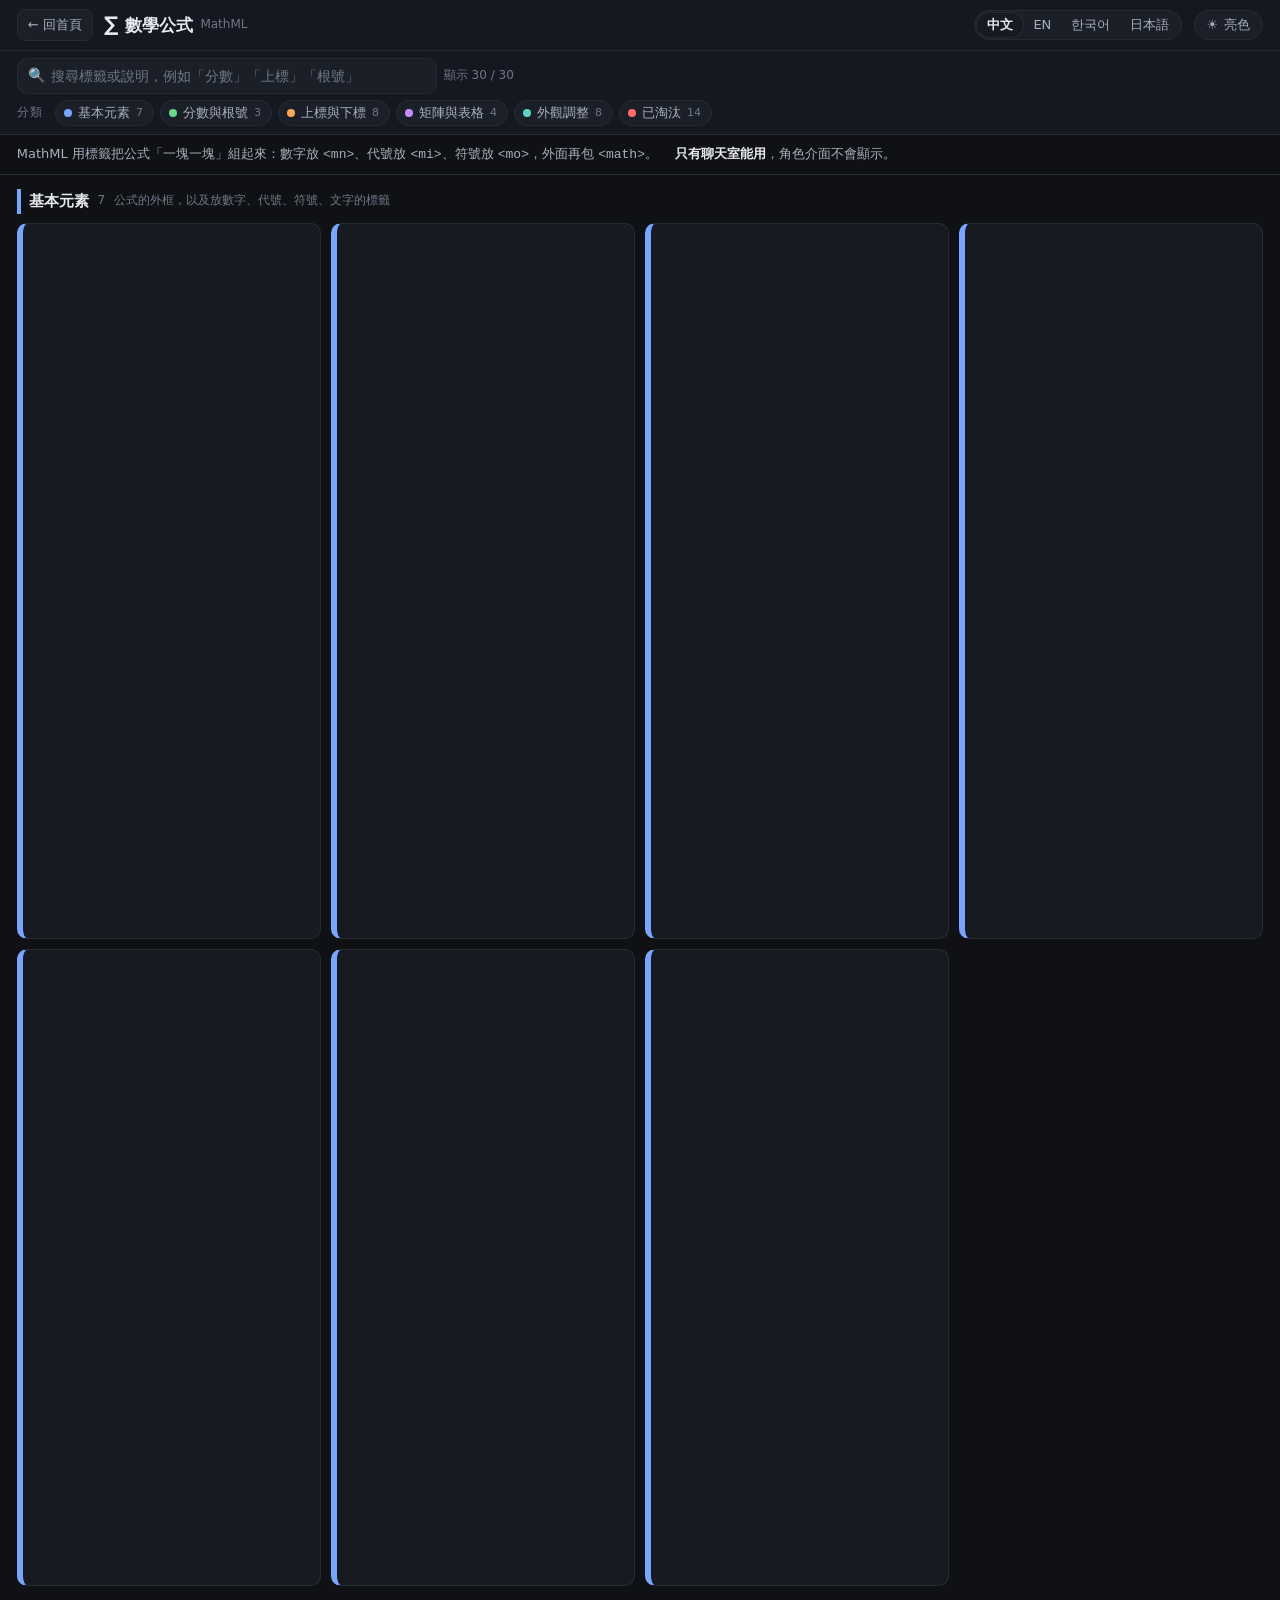
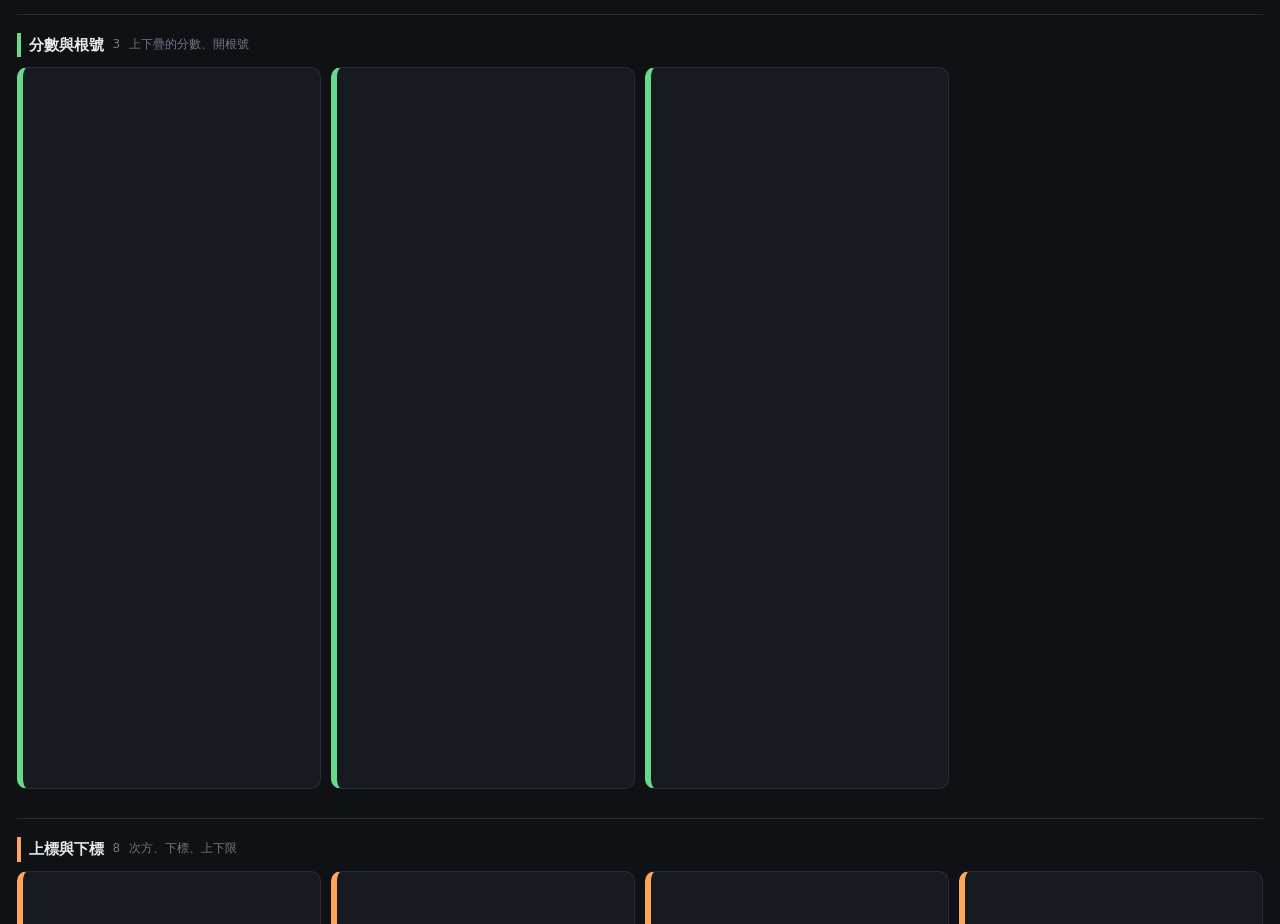
<file: mathml.html>
<!DOCTYPE html>
<html lang="zh-TW" data-theme="dark">
<head>
<meta charset="UTF-8"><meta name="viewport" content="width=device-width,initial-scale=1">
<title>數學公式 — CaveDuck 白名單</title>
<link rel="stylesheet" href="assets/theme.css">
<script src="assets/i18n.js"></script>
<style>
.preview.fig{display:flex;align-items:center;justify-content:center;min-height:64px;font-size:20px}
.preview.fig math{font-size:22px}
</style>
</head>
<body>
<header class="top">
  <a class="back" href="index.html">← 回首頁</a>
  <h1><span class="ico">∑</span> 數學公式 <span style="font-size:12px;font-weight:400;color:var(--text-3)">MathML</span></h1>
  <button class="theme-btn" id="themeToggle" aria-label="切換主題"></button>
</header>
<div class="tools">
  <div class="row">
    <label class="search">🔍 <input id="q" type="search" placeholder="搜尋標籤或說明，例如「分數」「上標」「根號」"></label>
    <span class="count" id="count"></span>
  </div>
  <div class="row"><span class="lbl">分類</span><div class="catnav" id="catnav"></div></div>
</div>
<div class="note">
  <span>MathML 用標籤把公式「一塊一塊」組起來：數字放 <code>&lt;mn&gt;</code>、代號放 <code>&lt;mi&gt;</code>、符號放 <code>&lt;mo&gt;</code>，外面再包 <code>&lt;math&gt;</code>。</span>
  <span><strong>只有聊天室能用</strong>，角色介面不會顯示。</span>
</div>
<main class="main" id="main"><div class="empty">載入中…</div></main>

<script src="data/mathml.js"></script>
<script src="assets/app.js"></script>
<script>
CD.initTheme();
CD.loadJSON('data/mathml.json').then(function (d) {
  var byG = {};
  d.items.forEach(function (it) { (byG[it.group] = byG[it.group] || []).push(it); });
  var html = '', sections = [];
  d.groups.forEach(function (g) {
    var items = byG[g.id] || []; if (!items.length) return;
    var isNone = g.id === 'none';
    var c = isNone ? 'var(--no)' : 'var(--accent-' + g.accent + ')';
    sections.push({ id: g.id, name: g.name, count: items.length, accent: isNone ? 0 : g.accent, color: isNone ? 'var(--no)' : null });
    html += '<section class="cat" id="cat-' + g.id + '" data-status="' + (isNone ? 'none' : '') + '" style="--c:' + c + '"><h2>' + CD.esc(g.name) + '<span class="n">' + items.length + '</span><span class="sub">' + CD.esc(g.hint || '') + '</span></h2>';
    if (isNone) {
      html += CD.chipList(items.map(function (i) { return { n: '<' + i.tag + '>', r: i.reason }; }), 'n', 'r');
    } else {
      html += '<div class="grid">';
      items.forEach(function (it) {
        html += '<div class="card bycat" data-status="allow" data-search="' + CD.esc(it.tag + ' ' + it.desc + ' ' + it.when) + '">'
          + '<div class="head"><div class="name">&lt;' + CD.esc(it.tag) + '&gt;</div></div>'
          + '<div class="desc">' + CD.esc(it.desc) + '</div>'
          + (it.preview ? '<div class="preview fig">' + it.preview + '</div>' : '')
          + CD.codeBlock(it.example, { tag: it.tag }) + '</div>';
      });
      html += '</div>';
    }
    html += '</section>';
  });
  html += _t('<div class="empty hidden" id="emptyMsg">沒有符合的項目</div>');
  document.getElementById('main').innerHTML = html;
  CD.buildCatNav(document.getElementById('catnav'), sections);
  CD.bindSearch(document.getElementById('q'));
  CD.apply();
});
</script>
</body>
</html>
</file>
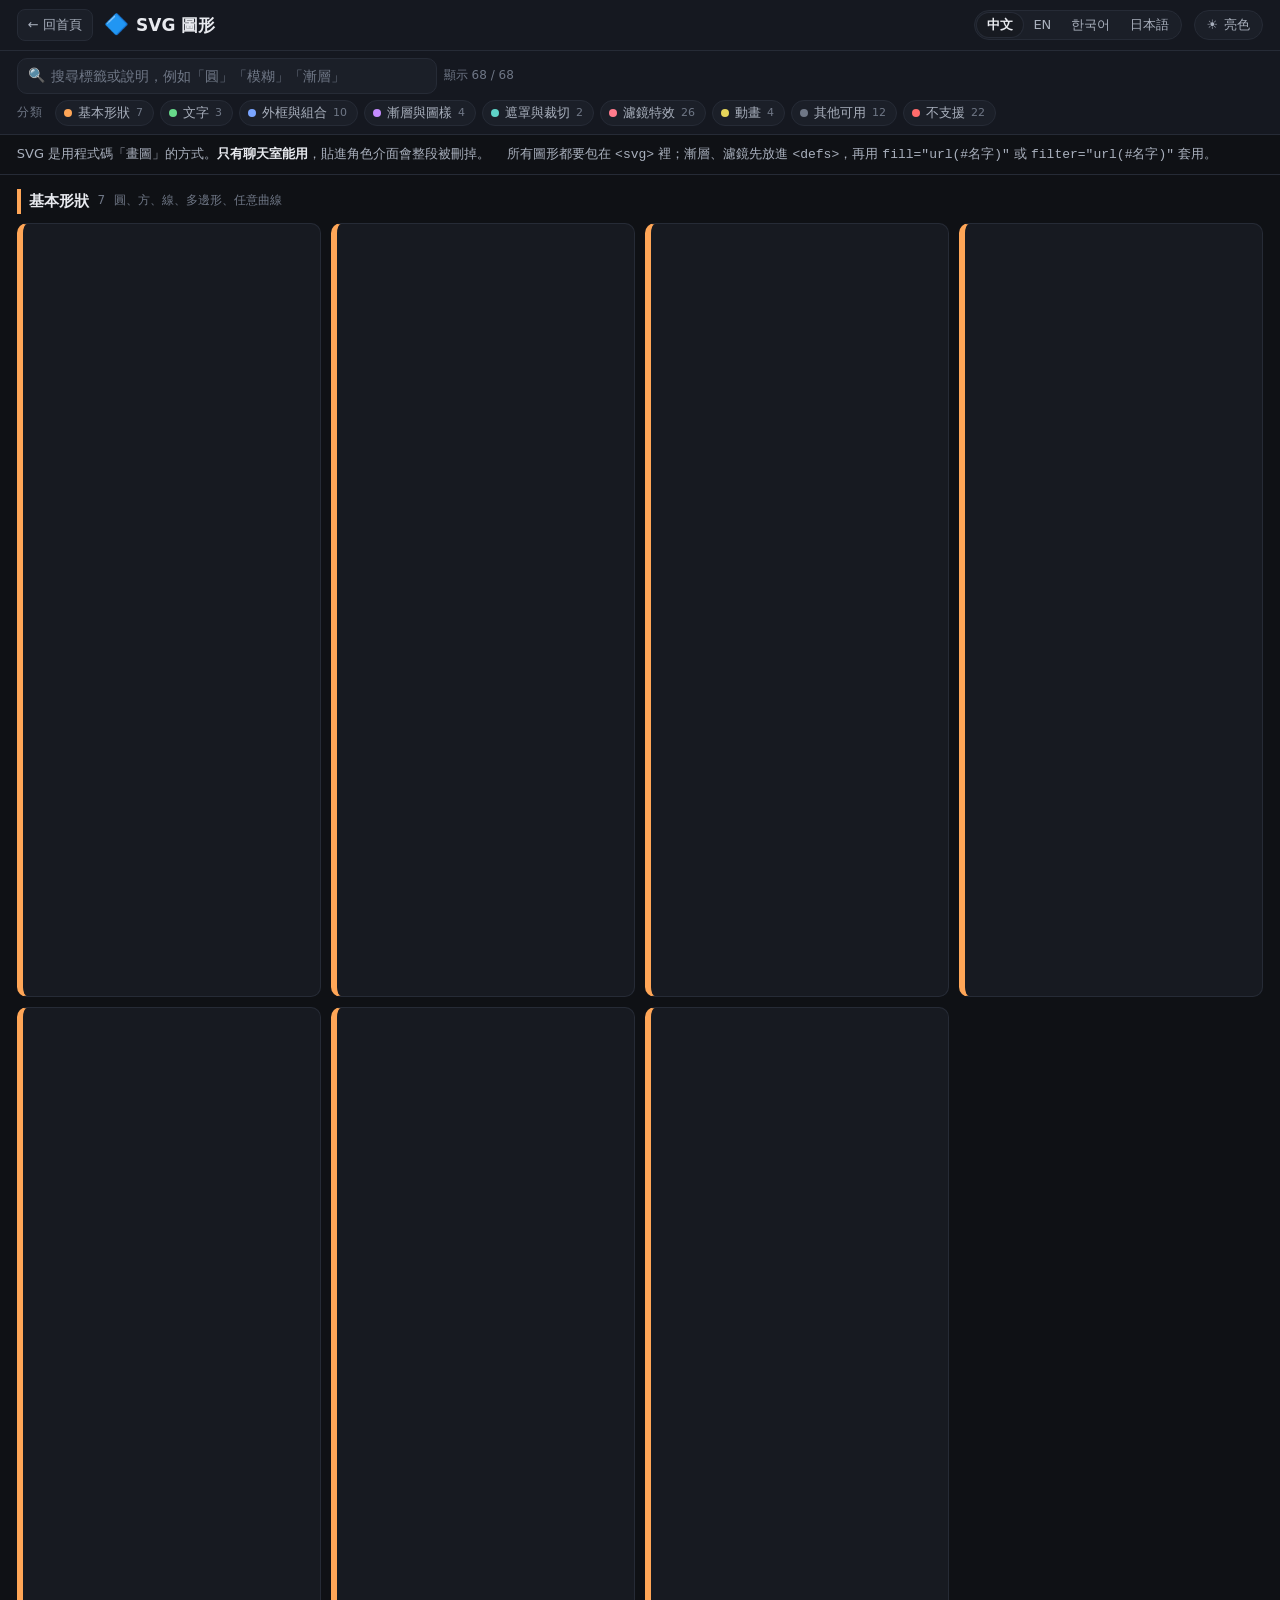
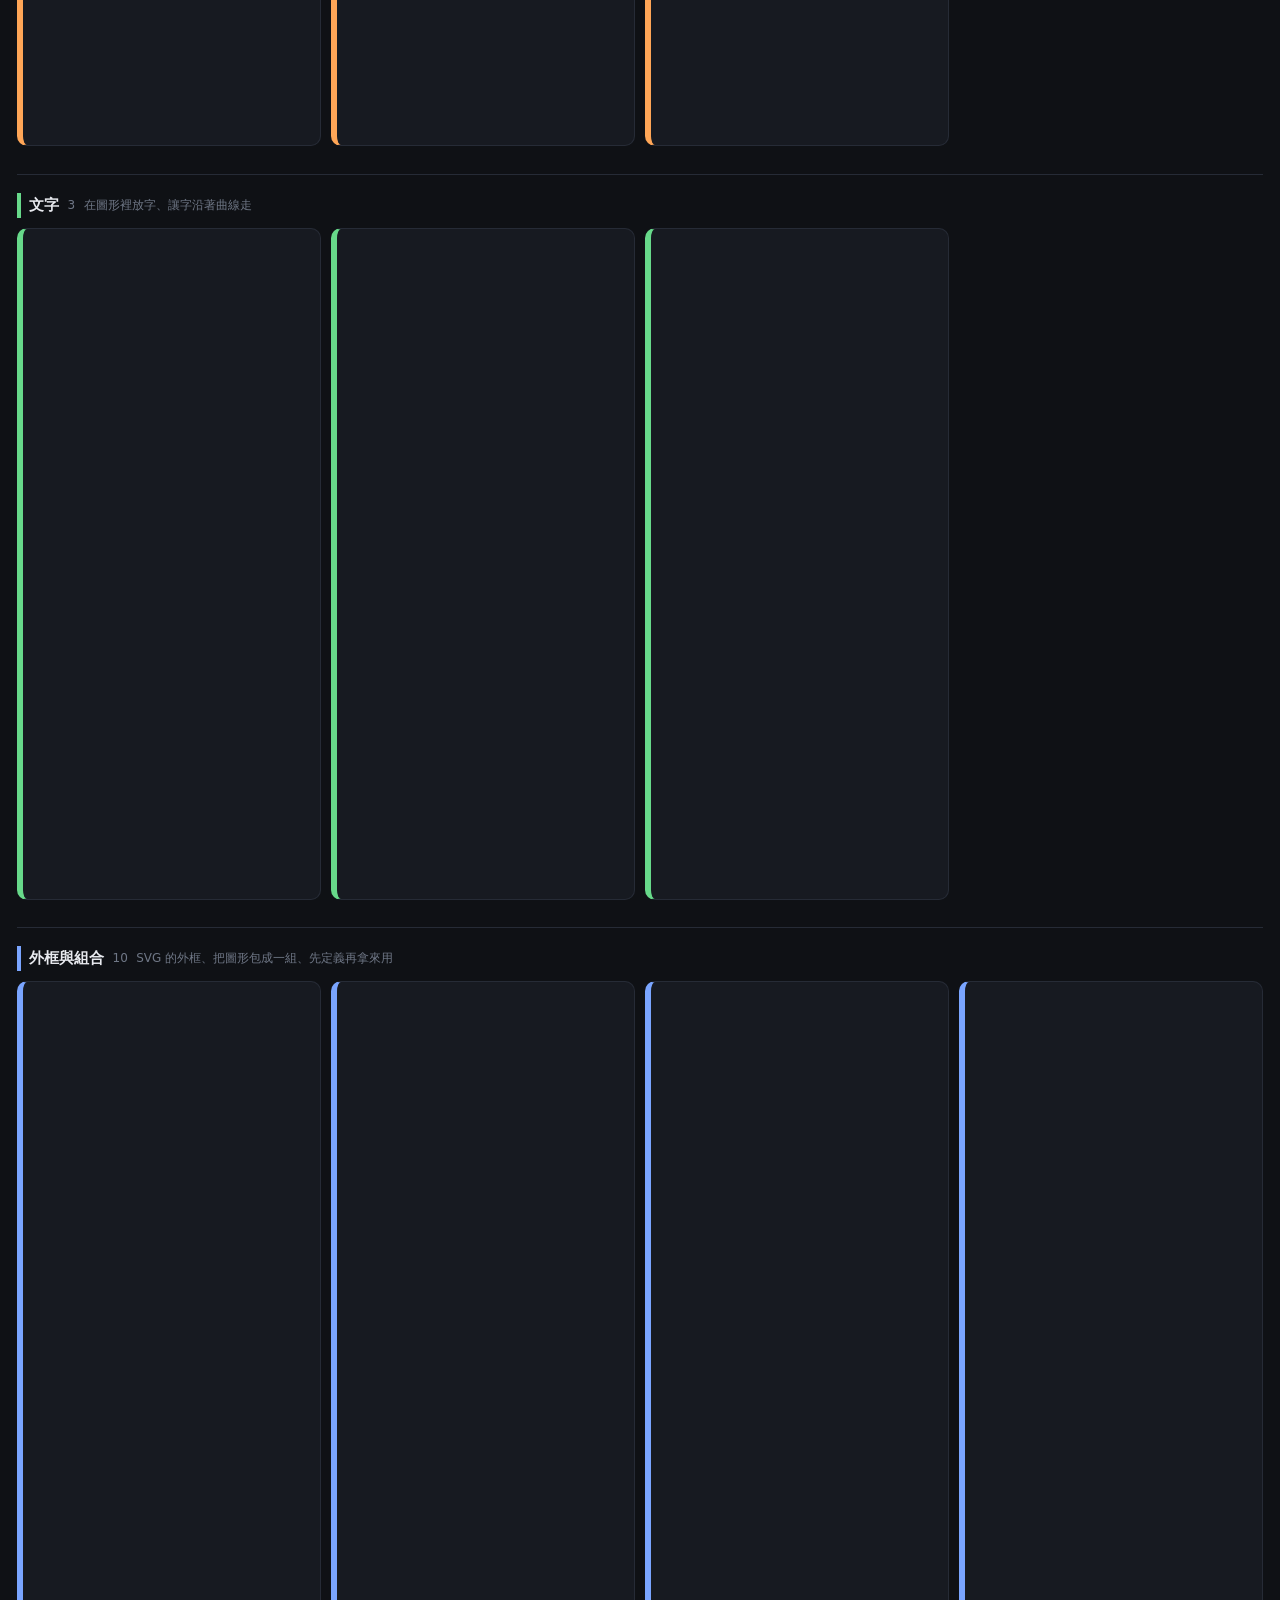
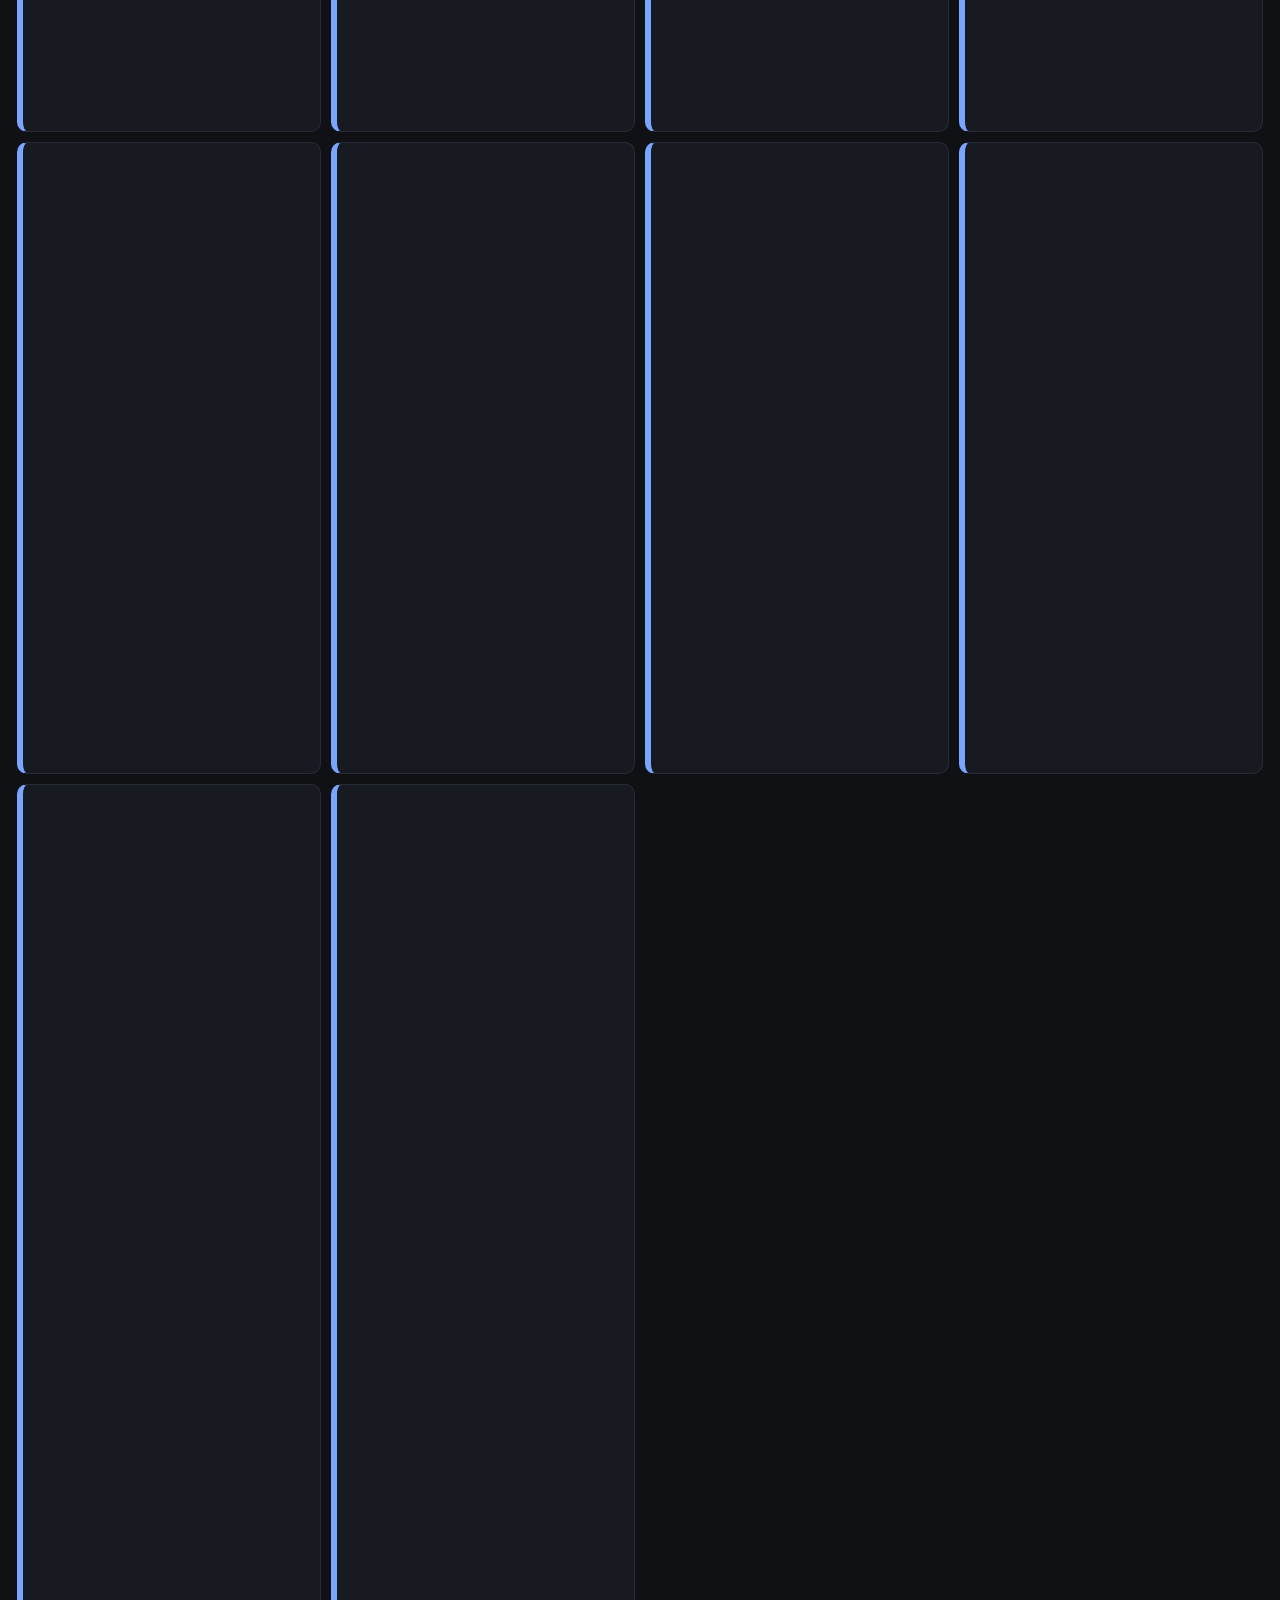
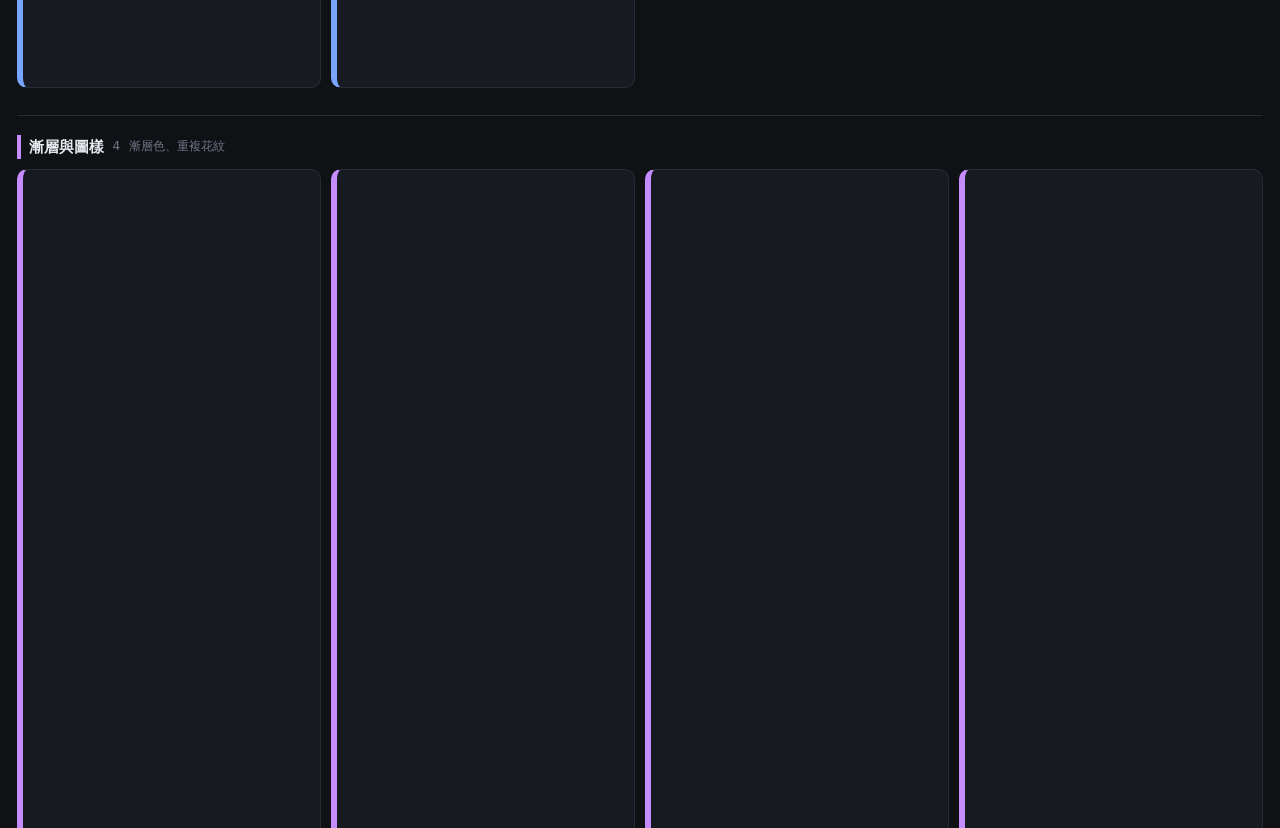
<file: svg.html>
<!DOCTYPE html>
<html lang="zh-TW" data-theme="dark">
<head>
<meta charset="UTF-8"><meta name="viewport" content="width=device-width,initial-scale=1">
<title>SVG 圖形 — CaveDuck 白名單</title>
<link rel="stylesheet" href="assets/theme.css">
<script src="assets/i18n.js"></script>
<style>
.preview.fig{display:flex;align-items:center;justify-content:center;min-height:76px}
.preview.fig svg{max-width:100%;height:auto}
</style>
</head>
<body>
<header class="top">
  <a class="back" href="index.html">← 回首頁</a>
  <h1><span class="ico">🔷</span> SVG 圖形</h1>
  <button class="theme-btn" id="themeToggle" aria-label="切換主題"></button>
</header>
<div class="tools">
  <div class="row">
    <label class="search">🔍 <input id="q" type="search" placeholder="搜尋標籤或說明，例如「圓」「模糊」「漸層」"></label>
    <span class="count" id="count"></span>
  </div>
  <div class="row"><span class="lbl">分類</span><div class="catnav" id="catnav"></div></div>
</div>
<div class="note">
  <span>SVG 是用程式碼「畫圖」的方式。<strong>只有聊天室能用</strong>，貼進角色介面會整段被刪掉。</span>
  <span>所有圖形都要包在 <code>&lt;svg&gt;</code> 裡；漸層、濾鏡先放進 <code>&lt;defs&gt;</code>，再用 <code>fill="url(#名字)"</code> 或 <code>filter="url(#名字)"</code> 套用。</span>
</div>
<main class="main" id="main"><div class="empty">載入中…</div></main>

<script src="data/svg.js"></script>
<script src="assets/app.js"></script>
<script>
CD.initTheme();
CD.loadJSON('data/svg.json').then(function (d) { renderFigPage(d, '<', '>'); });

function renderFigPage(d, open, close) {
  var byG = {};
  d.items.forEach(function (it) { (byG[it.group] = byG[it.group] || []).push(it); });
  var html = '', sections = [];
  d.groups.forEach(function (g) {
    var items = byG[g.id] || []; if (!items.length) return;
    var isNone = g.id === 'none';
    var c = isNone ? 'var(--no)' : (g.accent ? 'var(--accent-' + g.accent + ')' : 'var(--text-3)');
    sections.push({ id: g.id, name: g.name, count: items.length, accent: isNone ? 0 : g.accent, color: isNone ? 'var(--no)' : null });
    html += '<section class="cat" id="cat-' + g.id + '" data-status="' + (isNone ? 'none' : '') + '" style="--c:' + c + '"><h2>' + CD.esc(g.name) + '<span class="n">' + items.length + '</span><span class="sub">' + CD.esc(g.hint || '') + '</span></h2>';
    if (isNone) {
      html += CD.chipList(items.map(function (i) { return { n: open + (i.name || i.tag) + close, r: i.reason }; }), 'n', 'r');
    } else {
      html += '<div class="grid">';
      items.forEach(function (it) {
        html += '<div class="card bycat" data-status="' + (it.status === 'filter' ? 'filter' : 'allow') + '" data-search="' + CD.esc(it.tag + ' ' + (it.name || '') + ' ' + it.desc + ' ' + it.when) + '">'
          + '<div class="head"><div class="name">' + CD.esc(open + (it.name || it.tag) + close) + '</div></div>'
          + '<div class="desc">' + CD.esc(it.desc) + '</div>'
          + (it.preview ? '<div class="preview fig">' + it.preview + '</div>' : '')
          + CD.codeBlock(it.example, { tag: it.name || it.tag }) + '</div>';
      });
      html += '</div>';
    }
    html += '</section>';
  });
  html += _t('<div class="empty hidden" id="emptyMsg">沒有符合的項目</div>');
  document.getElementById('main').innerHTML = html;
  CD.buildCatNav(document.getElementById('catnav'), sections);
  CD.bindSearch(document.getElementById('q'));
  CD.apply();
}
</script>
</body>
</html>
</file>
<file: assets/theme.css>
/* ═══════════════════════════════════════════════════════════
   CaveDuck 白名單查詢 v2 — 共用樣式
   規則：所有顏色只准用變數；[data-theme="light"] 覆寫同名變數。
   ═══════════════════════════════════════════════════════════ */
*,*::before,*::after{box-sizing:border-box;margin:0;padding:0}

:root{
  --bg:#0f1115;--bg-2:#151820;--bg-3:#1b1f28;
  --card:#171a21;--card-border:#262b36;--card-hover:#3a4150;
  --code-bg:#0b0d11;--code-text:#d6dbe4;--code-tag:#7cc4ff;--code-attr:#f7a3c6;--code-val:#b8f28a;
  --text:#e8eaef;--text-2:#a9b0bd;--text-3:#6f7786;
  --ok:#4fd48a;--ok-bg:#0f2a1c;--ok-bd:#1f5a38;
  --chat:#f2c65a;--chat-bg:#2b230b;--chat-bd:#5c4a14;
  --creator:#5fb2ff;--creator-bg:#0d2136;--creator-bd:#1c4a78;
  --no:#ff6b6b;--no-bg:#2c1414;--no-bd:#5c2323;
  --info:#5ad4cc;--info-bg:#0d2827;--info-bd:#1a5450;
  --accent-1:#c58cff;--accent-1-bg:#241738;
  --accent-2:#5fd3c8;--accent-2-bg:#0f2d2b;
  --accent-3:#ffa657;--accent-3-bg:#33210e;
  --accent-4:#67d98a;--accent-4-bg:#10301b;
  --accent-5:#ff7b8c;--accent-5-bg:#331419;
  --accent-6:#7aa5ff;--accent-6-bg:#141f3a;
  --accent-7:#e6d55a;--accent-7-bg:#2f2b0f;
  --accent-8:#ff8fd0;--accent-8-bg:#33162a;
  --unv:#b39ddb;--badge-fg:#0f1115;--k:#ffd479;--k-bg:rgba(255,212,121,.14);
  --shadow:0 6px 24px rgba(0,0,0,.45);
  --mark:#5a4a00;
  --toggle-icon:"☀️";--toggle-text:"亮色";
}
[data-theme="light"]{
  --bg:#f6f6f3;--bg-2:#ffffff;--bg-3:#eeeee9;
  --card:#ffffff;--card-border:#dcdcd5;--card-hover:#a9a9a0;
  --code-bg:#f1f1ec;--code-text:#23262d;--code-tag:#0b63c7;--code-attr:#b8265c;--code-val:#2a7a1e;
  --text:#1f2126;--text-2:#555b66;--text-3:#8a9099;
  --ok:#1e7a47;--ok-bg:#e4f5ea;--ok-bd:#a9dcbd;
  --chat:#9a6b00;--chat-bg:#fdf3d6;--chat-bd:#e6cf86;
  --creator:#1b64b5;--creator-bg:#e5effb;--creator-bd:#a9c8ec;
  --no:#c0392b;--no-bg:#fbe8e6;--no-bd:#f0b3ad;
  --info:#157f79;--info-bg:#e2f4f2;--info-bd:#9dd6d1;
  --accent-1:#6f3fb8;--accent-1-bg:#f0e8fb;
  --accent-2:#177f76;--accent-2-bg:#e0f4f1;
  --accent-3:#b85b00;--accent-3-bg:#fdecdc;
  --accent-4:#1f7d3d;--accent-4-bg:#e2f5e7;
  --accent-5:#c22f45;--accent-5-bg:#fde6ea;
  --accent-6:#2a55b8;--accent-6-bg:#e6ecfb;
  --accent-7:#8a7a00;--accent-7-bg:#f8f4d4;
  --accent-8:#b8317f;--accent-8-bg:#fbe4f1;
  --unv:#6a4fa3;--badge-fg:#ffffff;--k:#9a3b00;--k-bg:#ffe8b8;
  --shadow:0 6px 20px rgba(20,20,20,.10);
  --mark:#fff0a0;
  --toggle-icon:"🌙";--toggle-text:"暗色";
}

html{scroll-behavior:smooth}
html,body{background:var(--bg);color:var(--text);
  font-family:system-ui,-apple-system,"Segoe UI","Noto Sans TC","PingFang TC","Microsoft JhengHei",sans-serif;
  font-size:14px;line-height:1.65;-webkit-font-smoothing:antialiased}
code,pre,.mono{font-family:"SF Mono","Cascadia Code","Fira Code",ui-monospace,Consolas,monospace}
a{color:inherit;text-decoration:none}
button{font-family:inherit;font-size:inherit;color:inherit;cursor:pointer}
mark{background:var(--mark);color:inherit;border-radius:2px;padding:0 1px}
::-webkit-scrollbar{width:8px;height:8px}::-webkit-scrollbar-track{background:transparent}
::-webkit-scrollbar-thumb{background:var(--card-border);border-radius:4px}
.hidden{display:none!important}

/* ── 頂欄 ── */
.top{position:sticky;top:0;z-index:30;background:var(--bg-2);border-bottom:1px solid var(--card-border);
  display:flex;align-items:center;gap:.8rem;padding:.6rem 1.2rem;flex-wrap:wrap}
.top .back{font-size:13px;color:var(--text-2);border:1px solid var(--card-border);border-radius:8px;padding:4px 10px;background:var(--bg-3)}
.top .back:hover{color:var(--text);border-color:var(--card-hover)}
.top h1{font-size:17px;font-weight:700;display:flex;align-items:center;gap:.5rem;flex:1;min-width:0}
.top h1 .ico{font-size:20px}
.theme-btn{border:1px solid var(--card-border);background:var(--bg-3);border-radius:999px;padding:5px 12px;font-size:13px;color:var(--text-2);display:flex;align-items:center;gap:6px}
.theme-btn::before{content:var(--toggle-icon)}
.theme-btn::after{content:var(--toggle-text)}
.theme-btn:hover{color:var(--text);border-color:var(--card-hover)}
/* 語言切換鈕（app.js 自動加在主題鈕左邊） */
.lang-sw{display:flex;border:1px solid var(--card-border);background:var(--bg-3);border-radius:999px;padding:2px;font-size:13px;line-height:1.4}
.lang-sw a{padding:3px 10px;border-radius:999px;color:var(--text-2);white-space:nowrap}
.lang-sw a[href]:hover{color:var(--text)}
.lang-sw a.on{background:var(--card);color:var(--text);font-weight:700;box-shadow:0 0 0 1px var(--card-border)}
/* 其他語言版的 CSS 文字 */
html[lang="en"]{--toggle-text:"Light"}
html[lang="en"][data-theme="light"]{--toggle-text:"Dark"}
html[lang="en"] .card .when::before{content:"When to use: "}
html[lang="ko"]{--toggle-text:"라이트"}
html[lang="ko"][data-theme="light"]{--toggle-text:"다크"}
html[lang="ko"] .card .when::before{content:"언제 쓰나요: "}
html[lang="ja"]{--toggle-text:"ライト"}
html[lang="ja"][data-theme="light"]{--toggle-text:"ダーク"}
html[lang="ja"] .card .when::before{content:"使う場面："}
html[lang="ja"],html[lang="ja"] body{font-family:system-ui,-apple-system,"Segoe UI","Hiragino Sans","Hiragino Kaku Gothic ProN","Yu Gothic UI","Meiryo","Noto Sans JP",sans-serif;line-break:strict}
html[lang="ko"],html[lang="ko"] body{font-family:system-ui,-apple-system,"Segoe UI","Apple SD Gothic Neo","Malgun Gothic","Noto Sans KR",sans-serif;word-break:keep-all}

/* ── 工具列 ── */
.tools{position:sticky;top:49px;z-index:25;background:var(--bg-2);border-bottom:1px solid var(--card-border);padding:.55rem 1.2rem;display:flex;flex-direction:column;gap:.45rem}
.tools .row{display:flex;align-items:center;gap:.5rem;flex-wrap:wrap}
.tools .lbl{font-size:12px;color:var(--text-3);letter-spacing:.06em;white-space:nowrap;min-width:2.6em}
.search{flex:1;min-width:200px;max-width:420px;display:flex;align-items:center;gap:6px;background:var(--bg-3);border:1px solid var(--card-border);border-radius:10px;padding:5px 10px}
.search input{flex:1;background:transparent;border:none;outline:none;color:var(--text);font-size:14px;font-family:inherit;min-width:0}
.search input::placeholder{color:var(--text-3)}
.search:focus-within{border-color:var(--card-hover)}
.count{font-size:12px;color:var(--text-3);white-space:nowrap}

/* 分類鈕（跳轉） */
.catnav{display:flex;flex-wrap:wrap;gap:6px}
.cat-btn{display:inline-flex;align-items:center;gap:6px;border:1px solid var(--card-border);background:var(--bg-3);
  border-radius:999px;padding:3px 10px 3px 8px;font-size:13px;color:var(--text-2);transition:all .15s}
.cat-btn .dot{width:8px;height:8px;border-radius:50%;background:var(--c,var(--text-3))}
.cat-btn .n{font-size:11px;color:var(--text-3)}
.cat-btn:hover{border-color:var(--c,var(--card-hover));color:var(--text)}
.cat-btn.on{background:var(--cbg,var(--card));border-color:var(--c,var(--card-hover));color:var(--c,var(--text));font-weight:600}
.cat-btn.on .n{color:inherit;opacity:.75}

/* 狀態鈕（篩選） */
.seg{display:inline-flex;border:1px solid var(--card-border);border-radius:9px;overflow:hidden;background:var(--bg-3)}
.seg button{border:none;background:transparent;padding:4px 12px;font-size:13px;color:var(--text-2);border-right:1px solid var(--card-border);display:flex;align-items:center;gap:5px}
.seg button:last-child{border-right:none}
.seg button:hover{color:var(--text)}
.seg button.on{background:var(--card);color:var(--text);font-weight:600}
.seg .sw{width:9px;height:9px;border-radius:2px}
.sw.unverified{background:transparent;border:1.5px dashed var(--unv)}
.sw.both,.dot.both{background:var(--ok)}.sw.chat,.dot.chat{background:var(--chat)}.sw.creator,.dot.creator{background:var(--creator)}.sw.none,.dot.none{background:var(--no)}

/* ── 說明列 ── */
.note{padding:.6rem 1.2rem;background:var(--bg);border-bottom:1px solid var(--card-border);color:var(--text-2);font-size:13px;display:flex;gap:.6rem 1.2rem;flex-wrap:wrap;align-items:center}
.note strong{color:var(--text)}
.legend{display:inline-flex;gap:.7rem;flex-wrap:wrap}
.legend span{display:inline-flex;align-items:center;gap:5px;font-size:12px}
.legend i{width:10px;height:10px;border-radius:50%;display:inline-block}

/* ── 內容 ── */
.main{padding:1rem 1.2rem 4rem;max-width:1500px;margin:0 auto}
section.cat{margin-bottom:2rem;scroll-margin-top:150px}
section.cat>h2{font-size:15px;font-weight:700;display:flex;align-items:center;gap:.6rem;margin-bottom:.7rem;padding-left:.6rem;border-left:4px solid var(--c,var(--text-3))}
section.cat>h2 .n{font-size:12px;font-weight:400;color:var(--text-3)}
section.cat>h2 .sub{font-size:12px;font-weight:400;color:var(--text-3)}
.grid{display:grid;grid-template-columns:repeat(auto-fill,minmax(min(270px,100%),1fr));gap:.7rem}
.grid>*{min-width:0}
.preview{max-width:100%}
.empty{color:var(--text-3);padding:2rem;text-align:center}
.err{color:var(--no);background:var(--no-bg);border:1px solid var(--no-bd);border-radius:10px;padding:1rem;margin:1rem 0}

/* 卡片 */
.card{background:var(--card);border:1px solid var(--card-border);border-left:4px solid var(--st,var(--card-border));border-radius:10px;padding:.7rem .85rem;display:flex;flex-direction:column;gap:.45rem;transition:border-color .15s}
.card:hover{border-color:var(--card-hover);border-left-color:var(--st,var(--card-hover))}
.card[data-status="both"]{--st:var(--ok)}.card[data-status="chat"]{--st:var(--chat)}.card[data-status="creator"]{--st:var(--creator)}.card[data-status="none"]{--st:var(--no)}
.card[data-status="allow"]{--st:var(--ok)}.card[data-status="filter"]{--st:var(--info)}
.card[data-status="unverified"]{--st:var(--unv);border-left-style:dashed}
/* 只有一邊能用的卡片：整張淡淡染色，和「兩邊都能用」拉開差距 */
.card[data-status]{border-left-width:6px}

/* 實心狀態徽章 */
.badge{display:inline-flex;align-items:center;gap:3px;font-size:12px;font-weight:700;padding:1px 9px;border-radius:999px;white-space:nowrap;line-height:1.6;color:var(--badge-fg)}
.badge.both{background:var(--ok)}.badge.chat{background:var(--chat)}.badge.creator{background:var(--creator)}.badge.none{background:var(--no)}
.badge.unverified{background:transparent;color:var(--unv);border:1.5px dashed var(--unv);padding:0 8px}

/* 分類內依狀態分段 */
.stgroup{margin-bottom:1.1rem}
.sthead{display:flex;align-items:center;gap:.6rem;margin:.2rem 0 .55rem;font-size:13px;font-weight:600}
.sthead::after{content:"";flex:1;height:2px;border-radius:2px;background:var(--line,var(--card-border));opacity:.55}
.sthead.both{--line:var(--ok)}.sthead.chat{--line:var(--chat)}.sthead.creator{--line:var(--creator)}.sthead.unverified{--line:var(--unv)}
.sthead .n{font-size:12px;font-weight:400;color:var(--text-3)}
.card .head{display:flex;align-items:flex-start;gap:.5rem;flex-wrap:wrap}
.card .name{font-family:"SF Mono","Cascadia Code","Fira Code",ui-monospace,monospace;font-size:14px;font-weight:700;flex:1;min-width:0;word-break:break-all}
.card .name .zh{font-family:system-ui,"Noto Sans TC","PingFang TC","Microsoft JhengHei",sans-serif;font-weight:600;color:var(--text-2);font-size:13px;margin-left:.4rem}
.card .desc{font-size:13.5px;color:var(--text);line-height:1.55}
.card .when{font-size:12.5px;color:var(--text-2)}
.card .when::before{content:"什麼時候會用到：";color:var(--text-3)}
.card .sub{font-size:12px;color:var(--text-3)}
.pills{display:flex;gap:4px;flex-wrap:wrap}
.pill{font-size:11px;padding:1px 7px;border-radius:999px;border:1px solid;white-space:nowrap;line-height:1.5}
.pill.both,.pill.ok{color:var(--ok);background:var(--ok-bg);border-color:var(--ok-bd)}
.pill.chat{color:var(--chat);background:var(--chat-bg);border-color:var(--chat-bd)}
.pill.creator{color:var(--creator);background:var(--creator-bg);border-color:var(--creator-bd)}
.pill.none,.pill.no{color:var(--no);background:var(--no-bg);border-color:var(--no-bd)}
.pill.info{color:var(--info);background:var(--info-bg);border-color:var(--info-bd)}
.pill.muted{color:var(--text-2);background:var(--bg-3);border-color:var(--card-border)}
.chips{display:flex;gap:4px;flex-wrap:wrap;align-items:center}
.chips .lbl{font-size:12px;color:var(--text-3)}
.chip{font-family:ui-monospace,monospace;font-size:11.5px;background:var(--bg-3);border:1px solid var(--card-border);border-radius:5px;padding:0 6px;color:var(--text-2)}

/* 預覽區 */
.preview{background:var(--bg-3);border:1px dashed var(--card-border);border-radius:8px;padding:.6rem .7rem;overflow:auto;color:var(--text);font-size:14px;line-height:1.5}
.preview.center{text-align:center}
.preview.tinted{background:var(--cbg,var(--bg-3));border-style:solid;border-color:transparent}

/* 程式碼 + 複製：單一顏色，只標出示範重點；固定小高度，可捲動 */
.codebox{display:flex;gap:6px;align-items:flex-start}
.code{flex:1;min-width:0;background:var(--code-bg);border:1px solid var(--card-border);border-radius:7px;padding:.35rem .6rem;
  font-family:"SF Mono","Cascadia Code","Fira Code",ui-monospace,monospace;font-size:11.5px;color:var(--text-3);
  white-space:pre-wrap;word-break:break-all;line-height:1.5;max-height:3.9em;box-sizing:content-box;overflow-y:auto;
  scrollbar-width:thin}
.code .k{color:var(--k);background:var(--k-bg);font-weight:700;border-radius:3px;padding:0 2px}
.copy{flex:none;width:30px;height:30px;display:grid;place-items:center;padding:0;border-radius:7px;border:1px solid var(--card-border);background:var(--bg-3);color:var(--text-2)}
.copy:hover{color:var(--text);border-color:var(--card-hover)}
.copy.ok{color:var(--ok);border-color:var(--ok-bd)}

/* 不支援：只列名字 */
.chiplist{display:flex;flex-wrap:wrap;gap:6px}
.chiplist .chip{font-size:12.5px;padding:2px 9px;display:inline-flex;gap:6px;align-items:center;color:var(--text-2)}
.chiplist .chip small{font-family:system-ui,sans-serif;font-size:10.5px;color:var(--text-3)}

/* 展開更多 */
.more{margin-top:.6rem;text-align:center}
.more button{border:1px dashed var(--card-border);background:transparent;border-radius:8px;padding:5px 16px;font-size:13px;color:var(--text-2)}
.more button:hover{color:var(--text);border-color:var(--card-hover)}
details.rare{margin-top:.6rem}
details.rare summary{cursor:pointer;font-size:13px;color:var(--text-3);padding:.3rem 0}
details.rare .grid{margin-top:.5rem}

@media (max-width:600px){
  .top{padding:.5rem .8rem}.tools{padding:.5rem .8rem;top:49px}.main{padding:.8rem .8rem 3rem}.note{padding:.5rem .8rem}
  .grid{grid-template-columns:minmax(0,1fr)}.search{max-width:none}
}

/* ── 全部都能用的頁面：卡片色條跟著分類色，不用狀態色 ── */
.card.bycat[data-status]{--st:var(--c);background:var(--card)}

/* ── 卡片裡（程式碼框、預覽框）的捲軸隱藏，但仍可捲動；網頁本身的捲軸保留 ── */
.card,.card *,.info .tip{scrollbar-width:none}
.card::-webkit-scrollbar,.card *::-webkit-scrollbar,.info .tip::-webkit-scrollbar{display:none;width:0;height:0}

/* ── 分類跳轉時，標題停在固定工具列下面（高度由 app.js 依畫面寬度量出來） ── */
section.cat,.subcat.tw,.card.md{scroll-margin-top:calc(var(--sticky-h,150px) + 12px)}

/* ── 手機、平板：按鈕列改成單行左右滑，避免固定工具列佔掉半個畫面 ── */
@media (max-width:768px){
  .tools{gap:.35rem;padding:.45rem .8rem}
  .tools .row{flex-wrap:nowrap;min-width:0}
  .tools .lbl,.tools .count{display:none}
  .search{max-width:none}
  .catnav,.subnav,.seg{flex-wrap:nowrap;overflow-x:auto;max-width:100%;min-width:0;scrollbar-width:none;-webkit-overflow-scrolling:touch}
  .catnav::-webkit-scrollbar,.subnav::-webkit-scrollbar,.seg::-webkit-scrollbar{display:none}
  .cat-btn,.sub-btn,.seg button{flex:none;white-space:nowrap}
  .top h1{font-size:15px}
  section.cat>h2{flex-wrap:wrap;row-gap:.1rem;white-space:nowrap}
  section.cat>h2 .sub{flex-basis:100%;white-space:normal}
  .note{font-size:12.5px}
}

/* ── 卡片名稱：用卡片的顏色＋粗體 ── */
.card .name{color:var(--st,var(--text));font-weight:800}

/* ── 分類之間用線隔開 ── */
section.cat+section.cat{border-top:1px solid var(--card-border);padding-top:1.3rem}

/* ── 預覽底色＝卡片顏色的淡底（取代整張卡染色） ── */
.card .preview,.card .mdprev,.card .pv{background:color-mix(in srgb,var(--st,var(--text-3)) 11%,var(--card));border:1px solid color-mix(in srgb,var(--st,var(--text-3)) 28%,transparent)}
.card .pv{border-radius:8px;padding:.35rem .5rem}

/* ── 同一排卡片對齊：名稱／說明／預覽／程式碼 四列共用高度 ── */
.grid>.card.aligned{display:grid;grid-template-rows:subgrid;grid-row:span 4;row-gap:0;align-content:start}
.card.aligned>.slot{min-width:0;display:flex;flex-direction:column;gap:.35rem}
.card.aligned>.slot:not(:empty):not(:last-child){margin-bottom:.5rem}
.card.aligned>.slot.s-pv>*{flex:1}
.card.aligned>.slot.s-code{justify-content:flex-end}

/* ── 簡單預覽（CSS 屬性、Tailwind） ── */
.pv.sp{position:relative;overflow:hidden;transform:translateZ(0);min-height:52px;max-height:96px;display:flex;align-items:center;justify-content:flex-start;font-size:13px;color:var(--text)}
.pv.sp .pvbox{display:inline-block;padding:4px 12px;border-radius:5px;background:color-mix(in srgb,var(--st) 45%,var(--card));color:var(--text);font-size:12.5px;max-width:100%}
.pv.sp .pvframe{position:relative;width:100%;min-height:44px;border:1px dashed color-mix(in srgb,var(--st) 50%,transparent);border-radius:5px}
.pv.sp .pvrow{display:flex;gap:6px;width:100%;min-height:36px}
.pv.sp .pvrow i{font-style:normal;font-size:11px;min-width:24px;padding:4px 6px;text-align:center;border-radius:4px;background:color-mix(in srgb,var(--st) 45%,var(--card))}
.pv.sp .pvlist{margin:0;padding-left:1.4em}
.pv.sp .pvtable td{border:1px solid color-mix(in srgb,var(--st) 55%,transparent);padding:1px 8px}
.pv.sp .pvpara{margin:0;font-size:12px;line-height:1.5}

/* ── 動畫預覽 ── */
@keyframes cd-bounce{0%,100%{transform:translateY(0)}35%{transform:translateY(-14px)}65%{transform:translateY(-6px)}}
@keyframes cd-fadeIn{from{opacity:0}to{opacity:1}}
@keyframes cd-pulse{50%{opacity:.35}}
@keyframes cd-spin{to{transform:rotate(360deg)}}
@keyframes cd-ping{75%,100%{transform:scale(1.8);opacity:0}}
@keyframes cd-enter{from{opacity:var(--eo,0);transform:scale(var(--es,.5))}}
@keyframes cd-exit{to{opacity:var(--xo,1);transform:scale(var(--xs,.5))}}
@keyframes cd-slide{from{transform:translateX(0)}to{transform:translateX(60px);visibility:hidden}}
.pv.mo{padding-right:30px}
.pv .rp{position:absolute;right:5px;top:5px;width:22px;height:22px;border-radius:50%;border:1px solid var(--card-border);background:var(--card);color:var(--text-2);font-size:12px;line-height:1;display:grid;place-items:center;cursor:pointer;z-index:2;padding:0}
.pv .rp:hover{color:var(--text);border-color:var(--card-hover)}
.pvbox.tr{transition:transform .6s,opacity .6s,background-color .6s}
.pvbox.tr.go{transform:translateX(70px);opacity:.45;background:var(--st)}
.pvbox.tr.nt{transition:none !important}
.tile .pvbox.tr.go{transform:translateX(34px)}

/* ── 組合卡：同一組的寫法並排比較（先組合、後單個） ── */
.grid.famgrid{grid-template-columns:repeat(auto-fill,minmax(min(460px,100%),1fr));margin-bottom:.8rem}
.card.fam{gap:.5rem}
.card.fam .head{flex-wrap:wrap}
.card.fam .famn{font-size:12px;color:var(--text-3);font-weight:400;flex:0 1 auto;min-width:0;overflow-wrap:anywhere}
.tiles{display:grid;grid-template-columns:repeat(auto-fill,minmax(118px,1fr));gap:.45rem}
.tiles.sw{grid-template-columns:repeat(auto-fill,minmax(96px,1fr))}
.tile{position:relative;border:1px solid var(--card-border);border-radius:8px;padding:.35rem .4rem .4rem;display:flex;flex-direction:column;gap:.25rem;min-width:0;background:var(--card)}
.tile .pv.sp{min-height:44px;max-height:78px;margin:0}
.tile .tname{font-family:"SF Mono","Cascadia Code","Fira Code",ui-monospace,monospace;font-size:12px;font-weight:800;color:var(--st);word-break:break-all;padding-right:24px;line-height:1.35}
.tile .tdesc{font-size:11.5px;color:var(--text-2);line-height:1.35;display:-webkit-box;-webkit-line-clamp:2;-webkit-box-orient:vertical;overflow:hidden}
.tile .tcopy{position:absolute;right:4px;bottom:4px;width:22px;height:22px;border-radius:6px}
.tile .tcopy svg{width:12px;height:12px}
.tile.match{outline:2px solid var(--k);outline-offset:1px}
.tile.more-hidden{display:none}
.tmore{grid-column:1/-1;border:1px dashed var(--card-border);background:transparent;border-radius:7px;padding:4px;font-size:12px;color:var(--text-2)}
.tmore:hover{color:var(--text)}
.single-h{font-size:12px;color:var(--text-3);margin:.2rem 0 .45rem;letter-spacing:.04em}

/* ── 依屬性設計的示範：被改到的那一個用卡片色，其他是淡色 ── */
.pv.sp.demo{max-height:none;align-items:stretch;padding:.4rem}
.dm{width:100%;font-size:11px;color:var(--text);line-height:1.4}
.dm i,.dm .fl,.dm .zb{font-style:normal;padding:2px 7px;border-radius:4px;background:color-mix(in srgb,var(--text-3) 35%,var(--card));text-align:center}
.dm .hi{background:var(--st);color:var(--badge-fg);border-radius:4px;padding:2px 7px;font-weight:700}
.dm.flexc{height:66px;gap:4px;border:1px dashed var(--card-border);border-radius:5px;padding:3px}
.dm.wrapc{height:70px;gap:3px;align-items:flex-start;border:1px dashed var(--card-border);border-radius:5px;padding:3px;overflow:hidden}
.dm.wrapc i{flex:0 0 40%}
.dm.childc{display:flex;align-items:flex-start;gap:4px;height:56px;border:1px dashed var(--card-border);border-radius:5px;padding:3px}
.dm.childc.shr i{flex:0 1 60%;min-width:0}
.dm.gridc{gap:3px;border:1px dashed var(--card-border);border-radius:5px;padding:3px}
.dm.gridc.g3{display:grid;grid-template-columns:repeat(3,1fr)}
.dm.flow{border:1px dashed var(--card-border);border-radius:5px;padding:4px}
.dm.tw{width:130px;max-width:100%;border:1px dashed var(--card-border);border-radius:5px;padding:3px 5px}

.dm.of{width:92px;height:46px;border:1px dashed var(--card-border);padding:0;background:var(--card)}
.dm.va{line-height:44px;font-size:12px}
.dm.va .vb{display:inline-block;width:14px;height:22px;padding:0}
.dm.flt{font-size:11px}
.tile .tcode{display:block;font-family:"SF Mono","Cascadia Code","Fira Code",ui-monospace,monospace;font-size:10.5px;color:var(--text);background:var(--code-bg);border-radius:4px;padding:2px 5px;word-break:break-all;line-height:1.4;margin-right:26px}
.tiles{grid-template-columns:repeat(auto-fill,minmax(150px,1fr))}

/* ── 示範 v2 ── */
.pv.sp.demo{flex-direction:column;gap:3px}
.dmn{font-size:10px;color:var(--text-3);line-height:1.3}
.dm .big{font-size:14px;line-height:1.2}
.dm .dsp{gap:3px;padding:2px 3px}
.dm .dsp b{font-weight:700;background:color-mix(in srgb,var(--badge-fg) 22%,transparent);padding:0 4px;border-radius:3px}
.dm.childc.ord{gap:2px}.dm.childc.ord i{padding:2px 3px;min-width:14px;font-size:10px}
.dm.tw.wide{width:160px;max-width:100%}
.dm.tw{overflow-wrap:normal}
.dm.ofw{display:flex;gap:6px;height:58px;align-items:flex-start;justify-content:space-between}
.dm.ofw .ofb.long{flex:0 0 52%;height:32px}.dm.ofw .ofb.short{flex:0 0 30%;height:32px}
.dm .ofb,.dm.ofb{flex:1;min-width:0;height:44px;border:1px solid var(--st);border-radius:4px;padding:2px 4px;white-space:nowrap;font-size:10.5px;line-height:1.35}
.card .dm .ofb,.card .dm.ofb,.card .dm.rsz{scrollbar-width:thin;scrollbar-color:var(--st) transparent}
.card .dm .ofb::-webkit-scrollbar,.card .dm.ofb::-webkit-scrollbar{display:block;width:6px;height:6px}
.dm.sb1{flex:none;width:100%}
.dm.zc{position:relative;height:50px;isolation:isolate}
.dm.zc .zs{position:absolute;top:0;bottom:0;width:12%;border-radius:3px;background:color-mix(in srgb,var(--text-3) 70%,var(--card));color:var(--card);font-size:9px;font-weight:700;display:flex;align-items:flex-end;justify-content:center;padding-bottom:1px}
.dm.zc .zh{position:absolute;left:2%;right:2%;top:14px;height:16px;padding:0;display:flex;align-items:center;justify-content:center;font-size:10px}
.dm.posf{position:relative;height:58px;overflow:auto;border:1px dashed var(--card-border);border-radius:5px;padding:2px 4px;font-size:10.5px;line-height:1.5}
.card .dm.posf{scrollbar-width:thin;scrollbar-color:var(--text-3) transparent}
.dm.posf .pz{width:fit-content;padding:0 6px}
.dm.para{width:160px;max-width:100%;border:1px dashed var(--card-border);border-radius:5px;padding:2px 4px;font-size:11px}
.dm.deco{font-size:15px;text-decoration-color:var(--st);width:auto;display:inline-block}
.dm.mcol{display:flex;flex-direction:column;align-items:flex-start;height:76px;border:1px dashed var(--card-border);border-radius:5px}
.dm.mrow{display:flex;align-items:center;height:30px;border:1px dashed var(--card-border);border-radius:5px}
.dm.mcol i,.dm.mrow i{padding:1px 6px}
.dm.padw{display:flex;align-items:center;min-height:40px}
.dm .hi.pad{padding:0;border-radius:3px;border:1px dashed var(--st);background:linear-gradient(var(--st),var(--st)) content-box,repeating-linear-gradient(45deg,color-mix(in srgb,var(--st) 45%,transparent) 0 2px,transparent 2px 5px) padding-box;display:inline-block}
.dm.szw{display:flex;flex-direction:column;gap:2px}
.dm.szw .stage{width:480px;height:44px;zoom:.27;overflow:hidden;border:2px dashed var(--text-3);background:repeating-linear-gradient(90deg,transparent 0 98px,color-mix(in srgb,var(--text-3) 60%,transparent) 98px 100px)}
.dm.szw .bar{height:100%;background:color-mix(in srgb,var(--st) 55%,transparent);border:3px solid var(--st);padding:0;min-width:0;position:relative}
.dm.szw .bar b{display:block;width:120px;height:100%;background:var(--st)}
.dm.szw.h{flex-direction:row;align-items:flex-end;gap:6px}
.dm.szw.h .stage{width:160px;height:240px;zoom:.25;background:repeating-linear-gradient(180deg,transparent 0 58px,color-mix(in srgb,var(--text-3) 60%,transparent) 58px 60px)}
.dm.szw.h .bar{width:100%;height:auto}
.dm.szw.h .bar b{width:100%;height:60px}
.dm.szw .szl{font-size:11px;font-weight:700;color:var(--text)}
.dm.bs{display:inline-block;width:auto;padding:4px 16px;border-radius:0;align-self:flex-start}
.dm.ol{display:inline-block;width:auto;padding:4px 16px;border-radius:4px;background:color-mix(in srgb,var(--text-3) 30%,var(--card));margin:4px;align-self:flex-start;color:var(--text)}
.dm.lite{background:#eceef2;border-radius:5px;display:flex;align-items:center;justify-content:center;min-height:52px;padding:8px}
.dm.lite .sh{width:62px;height:28px;background:#fff;border-radius:5px;color:#444}
.dm.lite .fimg{width:40px;height:40px;display:block}
.dm.bdw{position:relative;height:50px;display:flex;gap:4px;overflow:hidden;border-radius:5px}
.dm.bdw img{width:50px;height:50px}
.dm.bdw .bdb{position:absolute;left:18%;right:18%;top:10px;bottom:10px;background:rgba(255,255,255,.15);border:1px solid rgba(255,255,255,.5);border-radius:5px;color:#fff;font-size:11px;display:grid;place-items:center;text-shadow:0 1px 2px #000}
.dm.xf{position:relative;height:52px;display:flex;align-items:center;justify-content:center}
.dm.xf .ghost,.dm.xf .xb{padding:4px 10px;font-size:12px;font-weight:700;border-radius:4px}
.dm.xf .ghost{position:absolute;border:1px dashed var(--text-3);color:transparent}
.pv .slow{position:absolute;right:32px;top:6px;font-size:9.5px;color:var(--text-3)}
.dm.rsz{width:110px;height:40px;border:1px solid var(--st);border-radius:4px;padding:2px 4px;font-size:10.5px}
.tile .tsame{font-size:10.5px;color:var(--text-3);line-height:1.3}
.tile .tcode{max-height:5.8em;overflow:auto}

/* ── 組合卡：以寬為主。格子多的卡片先占滿一整排，格子少的並排 ── */
.grid.famgrid{display:flex;flex-wrap:wrap;gap:.8rem;grid-template-columns:none}
.grid.famgrid>.card.fam{flex:1 1 calc(min(var(--n,3),5) * 230px);min-width:min(100%,300px);max-width:100%}
.tiles,.tiles.sw{grid-template-columns:repeat(auto-fit,minmax(min(210px,100%),1fr))}
.tile .codebox{margin-top:auto}
.tile .codebox .code{max-height:3.4em;font-size:11px}
.tile .codebox .code{white-space:pre-wrap;word-break:normal;overflow-wrap:anywhere}
.dm.insf{position:relative;height:70px;margin:6px 8px;width:auto;border:1px dashed var(--text-3);border-radius:4px}
.dm.insf .inl{position:absolute;right:4px;top:2px;font-size:9.5px;color:var(--text-3)}
.dm.insf .insb{font-size:10.5px;padding:2px 6px}
.codebox .code{position:relative}
.dm .dsp .kid{font-weight:700;background:color-mix(in srgb,var(--badge-fg) 22%,transparent);padding:0 5px;border-radius:3px}
.dm .dsp{padding:3px}
.dm.bgd{display:block;color:var(--text);font-size:11px}
.dm.placec{border:1px dashed var(--card-border);border-radius:5px;padding:3px;gap:3px;height:70px}
.dm.placec.two{height:60px}
.dm.persp{height:64px;display:flex;align-items:center;justify-content:center;border:1px dashed var(--card-border);border-radius:5px}
.dm.persp .pcard{padding:10px 18px;font-size:12px}
.dm.dcap{font-size:11.5px;line-height:1.55;margin:0;width:170px;max-width:100%}
.dm.dcap .dcl{color:var(--st);font-weight:900}
.dm.stk{display:inline-block;width:auto;line-height:1.2;font-size:26px;font-weight:900;color:#fff}
.dm.rfw{height:70px;display:flex;align-items:flex-start;padding-top:4px}
.dm.rfw .rf{padding:6px 14px;font-size:13px}
.dm.snap{display:flex;gap:6px;overflow-x:auto;width:170px;max-width:100%;border:1px dashed var(--card-border);border-radius:5px;padding:4px}
.dm.snap i{flex:0 0 70%}
.card .dm.snap{scrollbar-width:thin;scrollbar-color:var(--text-3) transparent}
.dm.snap i{padding:10px 6px}
.dm.crn{display:block;width:90px;height:44px;border-radius:16px;background:var(--st)}
/* ── 對照清單卡 ── */
.lcb{display:grid;grid-template-columns:minmax(220px,320px) 1fr;gap:.8rem;align-items:start}
.lcl{display:flex;flex-direction:column;gap:.4rem;position:sticky;top:calc(var(--sticky-h,120px) + 8px)}
.lcsel{font-size:11.5px;color:var(--text-2)}
.lcsel b{font-family:"SF Mono","Cascadia Code","Fira Code",ui-monospace,monospace;color:var(--st)}
.lcr{display:grid;grid-auto-flow:column;grid-template-rows:repeat(var(--lcr,10),auto);grid-auto-columns:minmax(170px,1fr);gap:3px 8px;align-content:start}
.lcrow{display:flex;align-items:center;gap:6px;padding:3px 6px;border:1px dashed color-mix(in srgb,var(--text-3) 35%,transparent);border-radius:5px;background:none;color:var(--text);font-size:11.5px;text-align:left;cursor:pointer;min-width:0;font-family:inherit}
.lcrow:hover{border-style:solid;border-color:var(--card-hover,var(--text-3));background:color-mix(in srgb,var(--text-3) 10%,transparent)}
.lcrow.on{border-style:solid;border-color:var(--st);background:color-mix(in srgb,var(--st) 14%,transparent)}
.lcrow.match{outline:2px solid var(--k);outline-offset:-1px}
.lcrow .sw{width:14px;height:14px;border-radius:3px;border:1px solid color-mix(in srgb,var(--text-3) 60%,transparent);flex:none;background-image:none}
.lcrow .sw.none{visibility:hidden}
.lcnm{font-family:"SF Mono","Cascadia Code","Fira Code",ui-monospace,monospace;font-weight:700;white-space:nowrap;overflow:hidden;text-overflow:ellipsis;min-width:0}
.lcv{color:var(--text-3);margin-left:auto;font-size:10.5px;white-space:nowrap;overflow:hidden;text-overflow:ellipsis;max-width:45%;flex:none}
.lcnote{font-size:11.5px;color:var(--text-3);margin-top:.5rem}
.card.lc .codebox .code{max-height:5.2em}
@media (max-width:700px){.lcb{grid-template-columns:1fr}.lcl{position:static}.lcr{grid-auto-flow:row;grid-template-rows:none;grid-template-columns:repeat(auto-fill,minmax(150px,1fr));max-height:340px;overflow-y:auto;border-top:1px dashed var(--card-border);padding-top:4px}}
.card.lc .lcp .pv{min-height:70px;justify-content:center}
.card.lc .lcp .pv .tx{font-size:20px;font-weight:700}
.card.lc .lcp .pv .pvbox{font-size:15px;padding:8px 20px}
/* 效能：畫面外的卡片先不畫 */
.card.fam,.grid>.card{content-visibility:auto;contain-intrinsic-size:auto 320px}
.dm.origrow{display:flex;align-items:center;gap:8px;width:auto;flex-wrap:wrap}
.dm .orig{display:inline-flex;flex-direction:column;align-items:center;gap:1px;flex:none}
.dm .orig img{width:34px;height:34px;display:block;border:1px solid var(--card-border)}
.dm .orig small{font-size:9.5px;color:var(--text-3)}
.dm.lite .orig small{color:#555}
.dm .arr{color:var(--text-3);font-size:12px}
.grid.famgrid>.card.fam.lc{flex:1 1 var(--lcw,700px);min-width:min(100%,360px)}
.lcb{grid-template-columns:minmax(220px,320px) minmax(0,1fr)}
/* hover 預覽：兩格固定左右並排，不換行 */
</file>
